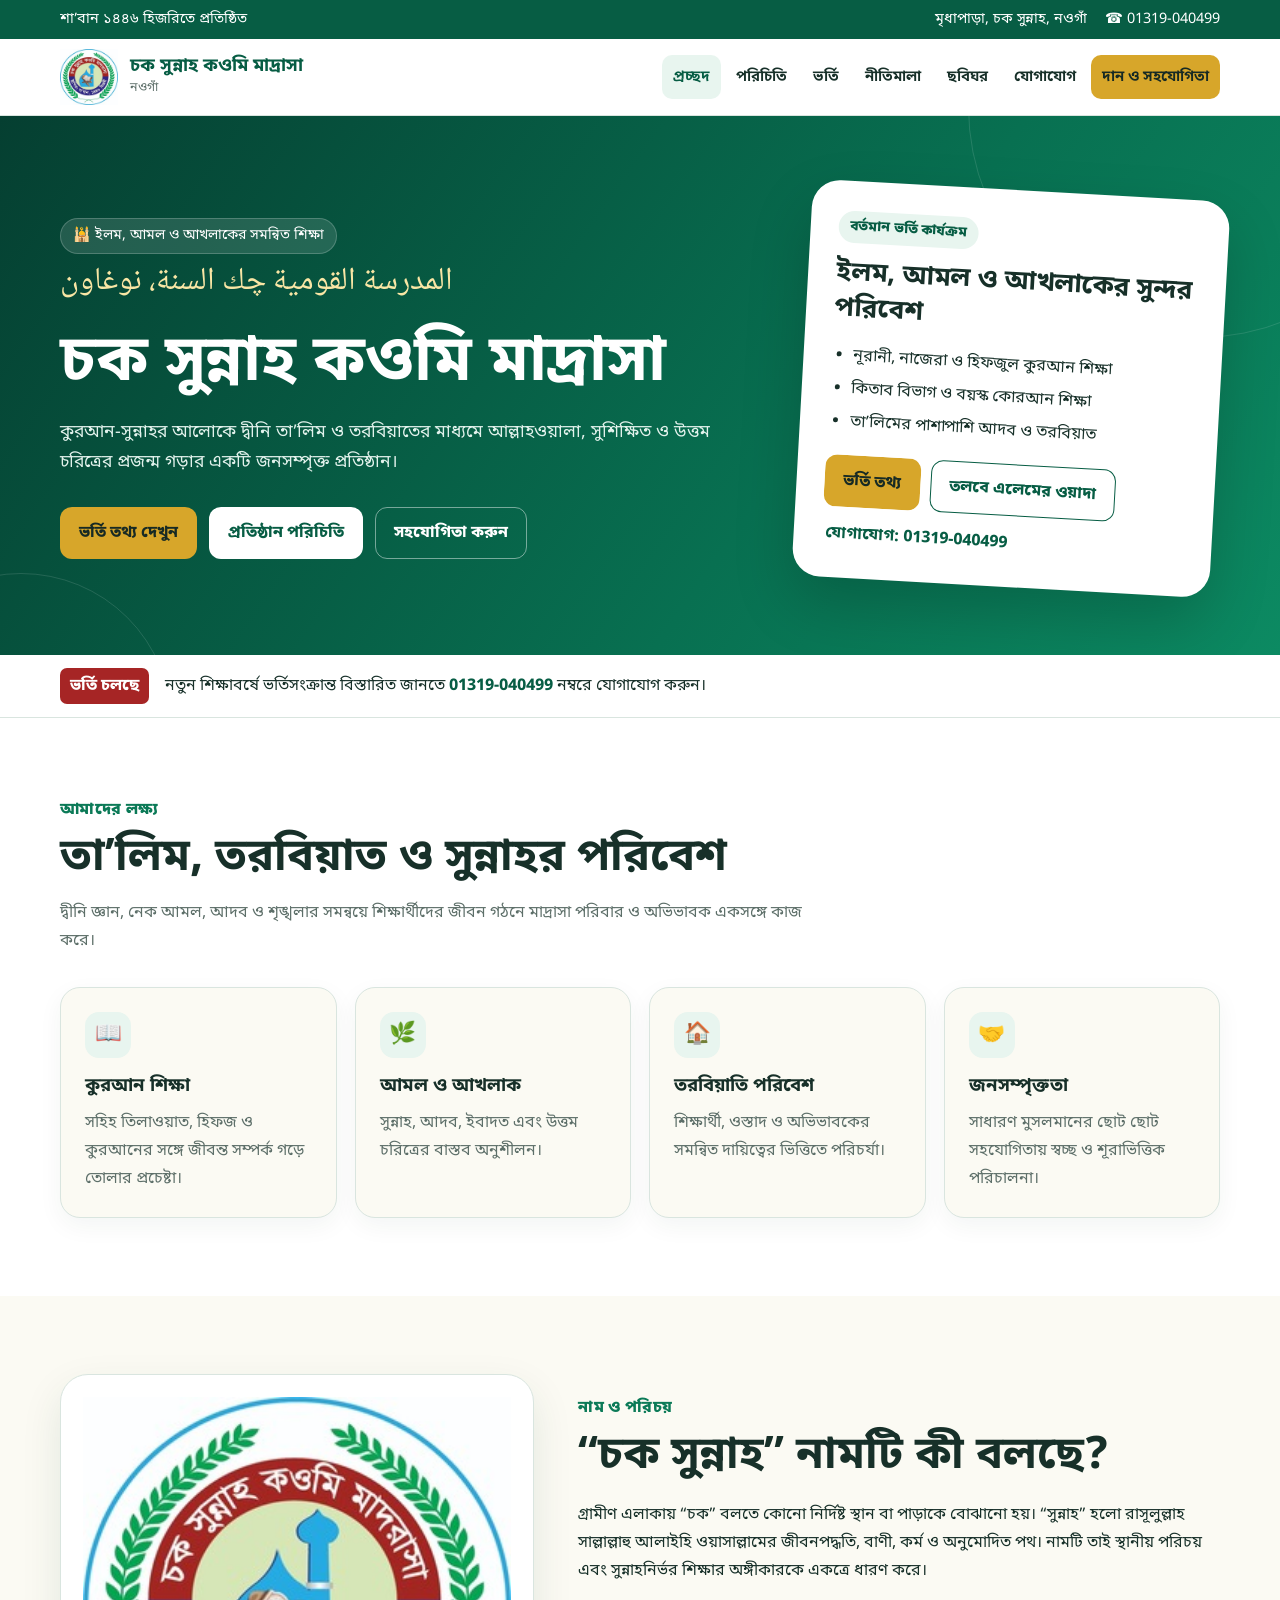
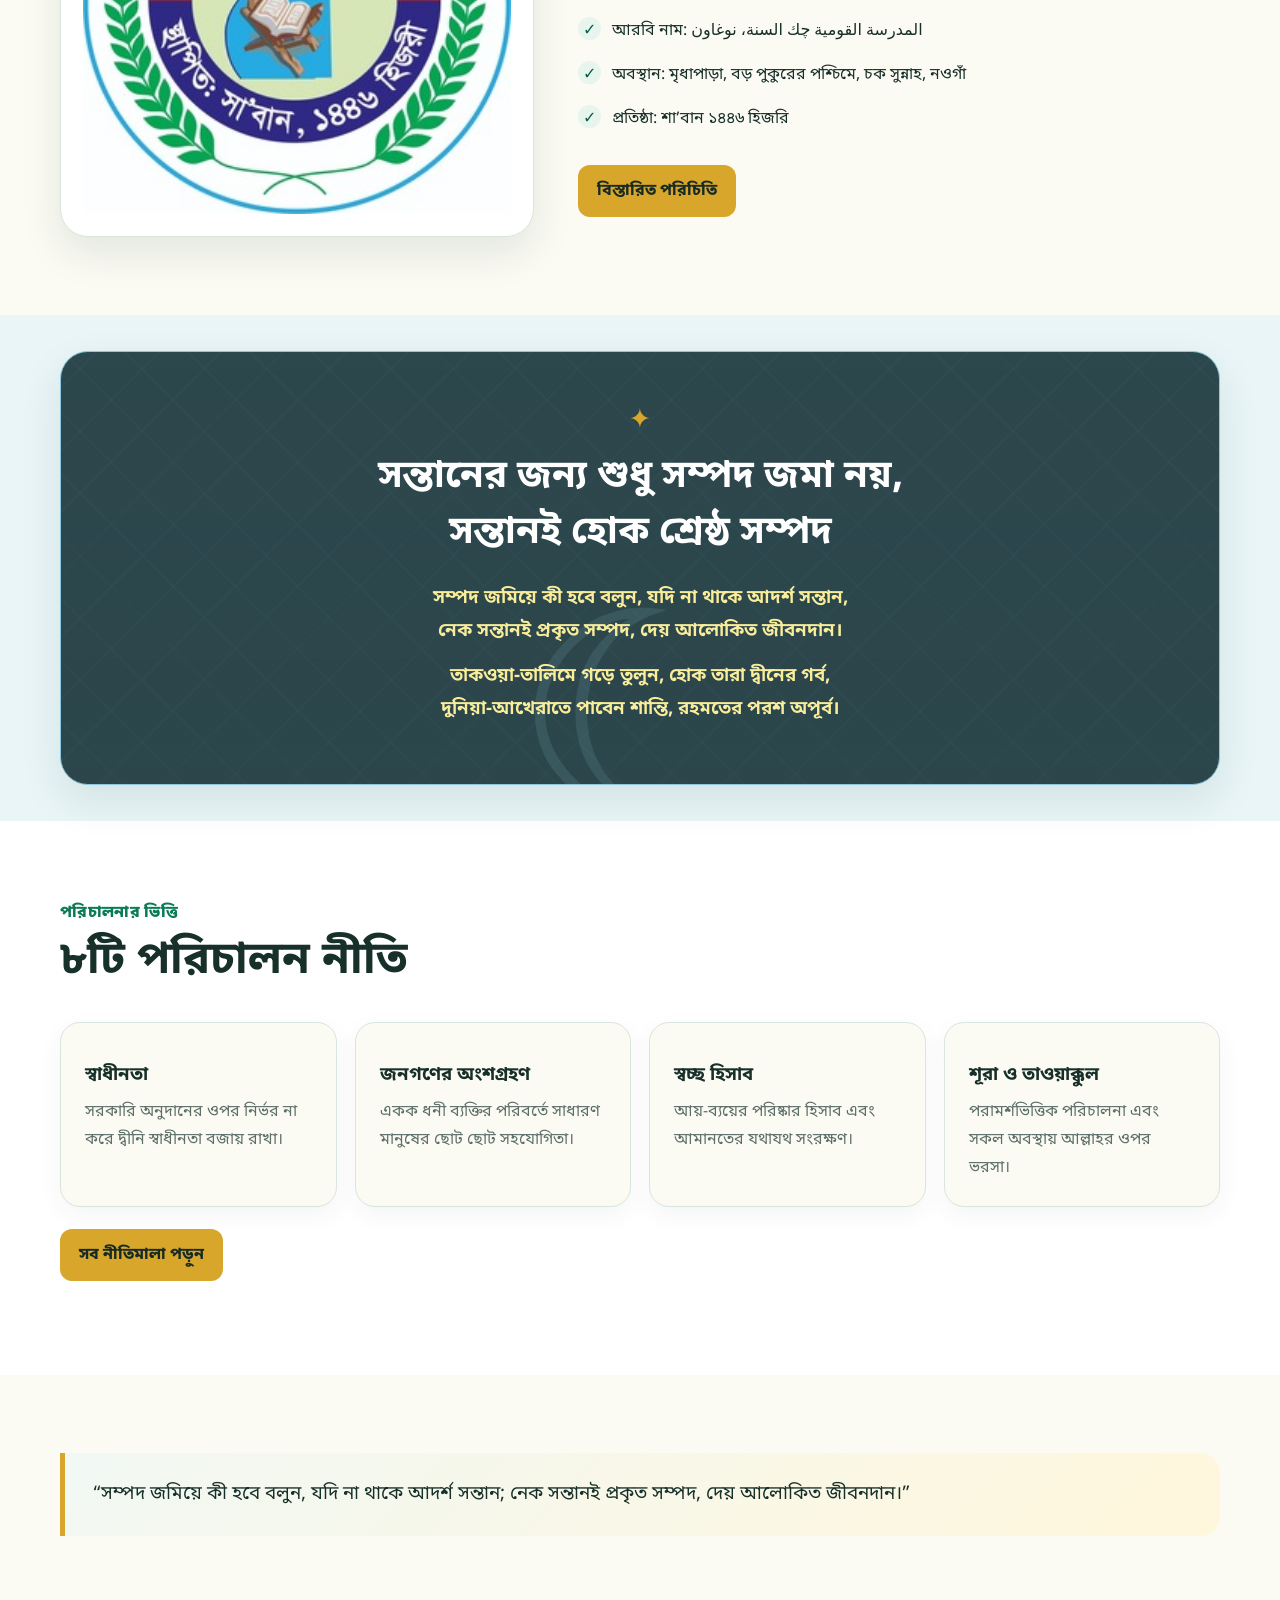
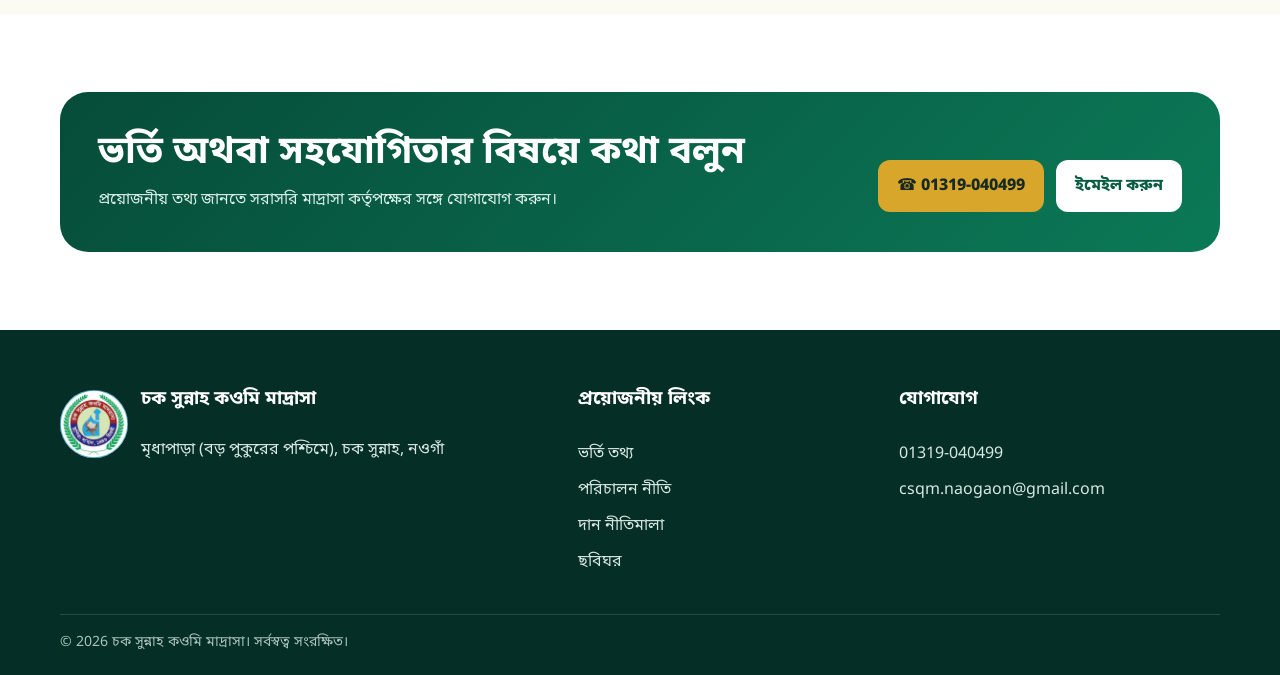
<file: index.html>
<!doctype html>
<html lang="bn">
<head>
<!-- Google tag (gtag.js) -->
<script async src="https://www.googletagmanager.com/gtag/js?id=G-9XPK92SYM2"></script>
<script>
  window.dataLayer = window.dataLayer || [];
  function gtag(){dataLayer.push(arguments);}
  gtag('js', new Date());
  gtag('config', 'G-9XPK92SYM2');
</script>
<meta charset="utf-8">
<meta name="viewport" content="width=device-width,initial-scale=1">
<title>চক সুন্নাহ কওমি মাদ্রাসা, নওগাঁ</title>
<meta name="description" content="চক সুন্নাহ কওমি মাদ্রাসা, নওগাঁ-এর অফিসিয়াল ওয়েবসাইট। ভর্তি, শিক্ষা কার্যক্রম, পরিচালন নীতি, দান ও যোগাযোগের তথ্য।">
<link rel="canonical" href="https://chaksunnah.github.io/">
<link rel="icon" href="logo-small.png">
<link rel="preconnect" href="https://fonts.googleapis.com">
<link rel="preconnect" href="https://fonts.gstatic.com" crossorigin>
<link href="https://fonts.googleapis.com/css2?family=Hind+Siliguri:wght@400;500;600;700&family=Noto+Naskh+Arabic:wght@500;700&family=Noto+Sans+Bengali:wght@400;500;600;700;800&display=swap" rel="stylesheet">
<link rel="stylesheet" href="style.css">
</head>
<body>
<a class="skip-link" href="#main">মূল অংশে যান</a>
<div class="topbar">
<div class="container">
<span>শা’বান ১৪৪৬ হিজরিতে প্রতিষ্ঠিত</span>
<div class="topbar-links">
<span>মৃধাপাড়া, চক সুন্নাহ, নওগাঁ</span>
<a href="tel:+8801319040499">☎ 01319-040499</a>
</div>
</div>
</div>
<header class="site-header">
<div class="container nav-wrap">
<a class="brand" href="index.html">
<img src="logo.png" alt="চক সুন্নাহ কওমি মাদ্রাসার লোগো">
<span>
<strong>চক সুন্নাহ কওমি মাদ্রাসা</strong>
<span>নওগাঁ</span>
</span>
</a>
<button class="menu-btn" aria-expanded="false" aria-label="মেনু খুলুন">☰ মেনু</button>
<nav class="nav" aria-label="প্রধান মেনু">
<a class="active" href="index.html">প্রচ্ছদ</a>
<a href="about.html">পরিচিতি</a>
<a href="admission.html">ভর্তি</a>
<a href="principles.html">নীতিমালা</a>
<a href="gallery.html">ছবিঘর</a>
<a href="contact.html">যোগাযোগ</a>
<a class="donate" href="donation.html">দান ও সহযোগিতা</a>
</nav>
</div>
</header>
<main id="main">
<section class="hero">
<div class="container hero-grid">
<div>
<span class="eyebrow">🕌 ইলম, আমল ও আখলাকের সমন্বিত শিক্ষা</span>
<p class="arabic" lang="ar">المدرسة القومية چك السنة، نوغاون</p>
<h1>চক সুন্নাহ কওমি মাদ্রাসা</h1>
<p class="lead">কুরআন-সুন্নাহর আলোকে দ্বীনি তা’লিম ও তরবিয়াতের মাধ্যমে আল্লাহওয়ালা, সুশিক্ষিত ও উত্তম চরিত্রের প্রজন্ম গড়ার একটি জনসম্পৃক্ত প্রতিষ্ঠান।</p>
<div class="hero-actions">
<a class="btn btn-primary" href="admission.html">ভর্তি তথ্য দেখুন</a>
<a class="btn btn-light" href="about.html">প্রতিষ্ঠান পরিচিতি</a>
<a class="btn btn-outline" href="donation.html">সহযোগিতা করুন</a>
</div>
</div>
<div class="hero-card hero-text-card">
<span class="card-badge">বর্তমান ভর্তি কার্যক্রম</span>
<h2>ইলম, আমল ও আখলাকের সুন্দর পরিবেশ</h2>
<ul><li>নূরানী, নাজেরা ও হিফজুল কুরআন শিক্ষা</li><li>কিতাব বিভাগ ও বয়স্ক কোরআন শিক্ষা</li><li>তা’লিমের পাশাপাশি আদব ও তরবিয়াত</li></ul>
<div class="card-actions"><a class="btn btn-primary" href="admission.html">ভর্তি তথ্য</a><a class="btn card-link" href="admission.html#student-promise">তলবে এলেমের ওয়াদা</a></div>
<p>যোগাযোগ: <a href="tel:+8801319040499">01319-040499</a></p>
</div>
</div>
</section>
<div class="notice-strip">
<div class="container notice-inner">
<span class="notice-label">ভর্তি চলছে</span>
<span>নতুন শিক্ষাবর্ষে ভর্তিসংক্রান্ত বিস্তারিত জানতে <a href="tel:+8801319040499">01319-040499</a> নম্বরে যোগাযোগ করুন।</span>
</div>
</div>
<section class="section alt">
<div class="container">
<div class="section-head">
<span class="kicker">আমাদের লক্ষ্য</span>
<h2>তা’লিম, তরবিয়াত ও সুন্নাহর পরিবেশ</h2>
<p>দ্বীনি জ্ঞান, নেক আমল, আদব ও শৃঙ্খলার সমন্বয়ে শিক্ষার্থীদের জীবন গঠনে মাদ্রাসা পরিবার ও অভিভাবক একসঙ্গে কাজ করে।</p>
</div>
<div class="grid-4">
<article class="card">
<span class="icon">📖</span>
<h3>কুরআন শিক্ষা</h3>
<p>সহিহ তিলাওয়াত, হিফজ ও কুরআনের সঙ্গে জীবন্ত সম্পর্ক গড়ে তোলার প্রচেষ্টা।</p>
</article>
<article class="card">
<span class="icon">🌿</span>
<h3>আমল ও আখলাক</h3>
<p>সুন্নাহ, আদব, ইবাদত এবং উত্তম চরিত্রের বাস্তব অনুশীলন।</p>
</article>
<article class="card">
<span class="icon">🏠</span>
<h3>তরবিয়াতি পরিবেশ</h3>
<p>শিক্ষার্থী, ওস্তাদ ও অভিভাবকের সমন্বিত দায়িত্বের ভিত্তিতে পরিচর্যা।</p>
</article>
<article class="card">
<span class="icon">🤝</span>
<h3>জনসম্পৃক্ততা</h3>
<p>সাধারণ মুসলমানের ছোট ছোট সহযোগিতায় স্বচ্ছ ও শূরাভিত্তিক পরিচালনা।</p>
</article>
</div>
</div>
</section>
<section class="section">
<div class="container feature-grid">
<div class="feature-image">
<img src="logo.png" alt="চক সুন্নাহ কওমি মাদ্রাসার প্রতীক">
</div>
<div>
<span class="kicker">নাম ও পরিচয়</span>
<h2>“চক সুন্নাহ” নামটি কী বলছে?</h2>
<p>গ্রামীণ এলাকায় “চক” বলতে কোনো নির্দিষ্ট স্থান বা পাড়াকে বোঝানো হয়। “সুন্নাহ” হলো রাসূলুল্লাহ সাল্লাল্লাহু আলাইহি ওয়াসাল্লামের জীবনপদ্ধতি, বাণী, কর্ম ও অনুমোদিত পথ। নামটি তাই স্থানীয় পরিচয় এবং সুন্নাহনির্ভর শিক্ষার অঙ্গীকারকে একত্রে ধারণ করে।</p>
<ul class="check-list">
<li>আরবি নাম: المدرسة القومية چك السنة، نوغاون</li>
<li>অবস্থান: মৃধাপাড়া, বড় পুকুরের পশ্চিমে, চক সুন্নাহ, নওগাঁ</li>
<li>প্রতিষ্ঠা: শা’বান ১৪৪৬ হিজরি</li>
</ul>
<a class="btn btn-primary" href="about.html">বিস্তারিত পরিচিতি</a>
</div>
</div>
</section>
<section class="section message-section">
<div class="container">
<div class="legacy-message-card">
<span class="message-ornament" aria-hidden="true">✦</span>
<h2>সন্তানের জন্য শুধু সম্পদ জমা নয়,<br>সন্তানই হোক শ্রেষ্ঠ সম্পদ</h2>
<div class="message-poem">
<p>সম্পদ জমিয়ে কী হবে বলুন, যদি না থাকে আদর্শ সন্তান,<br>নেক সন্তানই প্রকৃত সম্পদ, দেয় আলোকিত জীবনদান।</p>
<p>তাকওয়া-তালিমে গড়ে তুলুন, হোক তারা দ্বীনের গর্ব,<br>দুনিয়া-আখেরাতে পাবেন শান্তি, রহমতের পরশ অপূর্ব।</p>
</div>
</div>
</div>
</section>
<section class="section alt">
<div class="container">
<div class="section-head">
<span class="kicker">পরিচালনার ভিত্তি</span>
<h2>৮টি পরিচালন নীতি</h2>
</div>
<div class="grid-4">
<article class="card">
<h3>স্বাধীনতা</h3>
<p>সরকারি অনুদানের ওপর নির্ভর না করে দ্বীনি স্বাধীনতা বজায় রাখা।</p>
</article>
<article class="card">
<h3>জনগণের অংশগ্রহণ</h3>
<p>একক ধনী ব্যক্তির পরিবর্তে সাধারণ মানুষের ছোট ছোট সহযোগিতা।</p>
</article>
<article class="card">
<h3>স্বচ্ছ হিসাব</h3>
<p>আয়-ব্যয়ের পরিষ্কার হিসাব এবং আমানতের যথাযথ সংরক্ষণ।</p>
</article>
<article class="card">
<h3>শূরা ও তাওয়াক্কুল</h3>
<p>পরামর্শভিত্তিক পরিচালনা এবং সকল অবস্থায় আল্লাহর ওপর ভরসা।</p>
</article>
</div>
<p style="margin-top:22px">
<a class="btn btn-primary" href="principles.html">সব নীতিমালা পড়ুন</a>
</p>
</div>
</section>
<section class="section">
<div class="container">
<div class="quote">“সম্পদ জমিয়ে কী হবে বলুন, যদি না থাকে আদর্শ সন্তান; নেক সন্তানই প্রকৃত সম্পদ, দেয় আলোকিত জীবনদান।”</div>
</div>
</section>
<section class="section alt">
<div class="container">
<div class="cta">
<div>
<h2>ভর্তি অথবা সহযোগিতার বিষয়ে কথা বলুন</h2>
<p>প্রয়োজনীয় তথ্য জানতে সরাসরি মাদ্রাসা কর্তৃপক্ষের সঙ্গে যোগাযোগ করুন।</p>
</div>
<div class="hero-actions">
<a class="btn btn-primary" href="tel:+8801319040499">☎ 01319-040499</a>
<a class="btn btn-light" href="mailto:csqm.naogaon@gmail.com">ইমেইল করুন</a>
</div>
</div>
</div>
</section>
</main>
<footer class="footer">
<div class="container">
<div class="footer-grid">
<div>
<div class="footer-brand">
<img src="logo.png" alt="">
<div>
<h3>চক সুন্নাহ কওমি মাদ্রাসা</h3>
<span>মৃধাপাড়া (বড় পুকুরের পশ্চিমে), চক সুন্নাহ, নওগাঁ</span>
</div>
</div>
</div>
<div>
<h3>প্রয়োজনীয় লিংক</h3>
<a href="admission.html">ভর্তি তথ্য</a>
<a href="principles.html">পরিচালন নীতি</a>
<a href="donation.html">দান নীতিমালা</a>
<a href="gallery.html">ছবিঘর</a>
</div>
<div>
<h3>যোগাযোগ</h3>
<a href="tel:+8801319040499">01319-040499</a>
<a href="mailto:csqm.naogaon@gmail.com">csqm.naogaon@gmail.com</a>
</div>
</div>
<div class="copyright">© <span id="year">
</span> চক সুন্নাহ কওমি মাদ্রাসা। সর্বস্বত্ব সংরক্ষিত।</div>
</div>
</footer>
<script src="main.js">
</script>
</body>
</html>
</file>
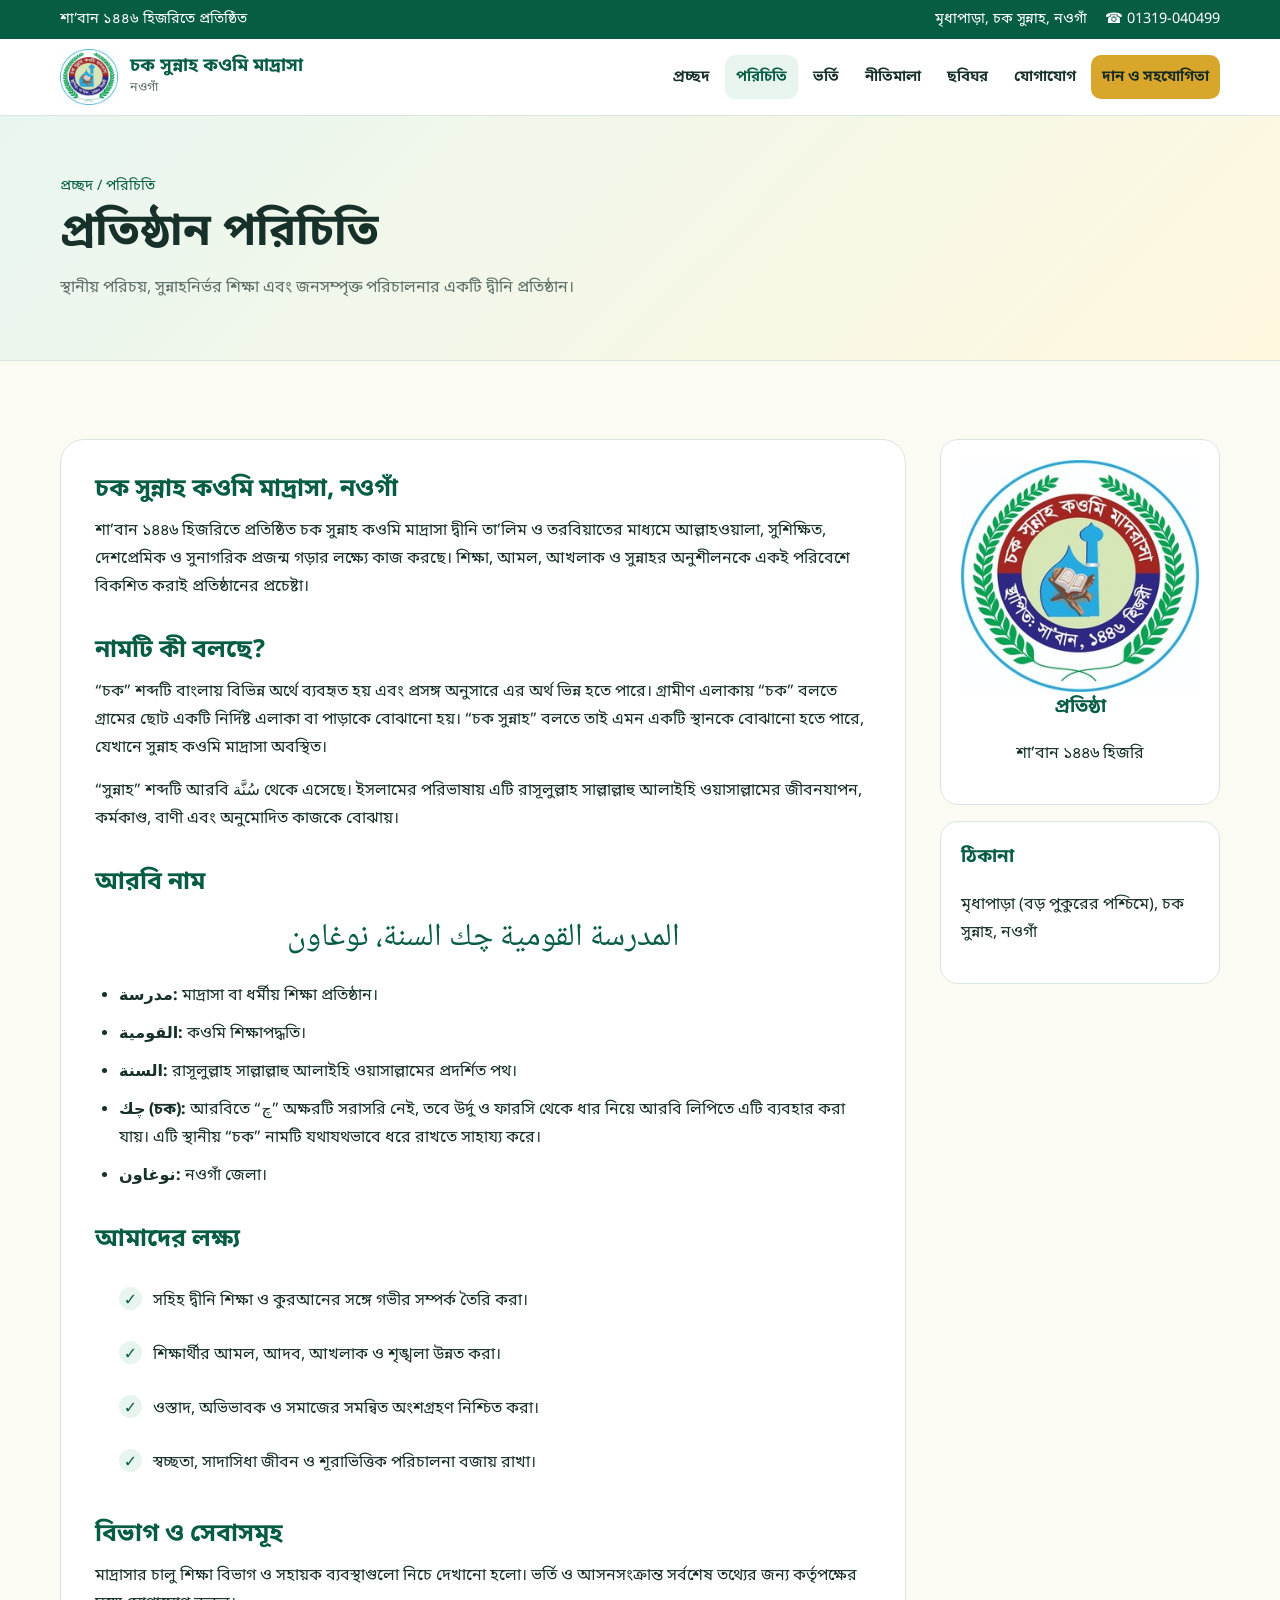
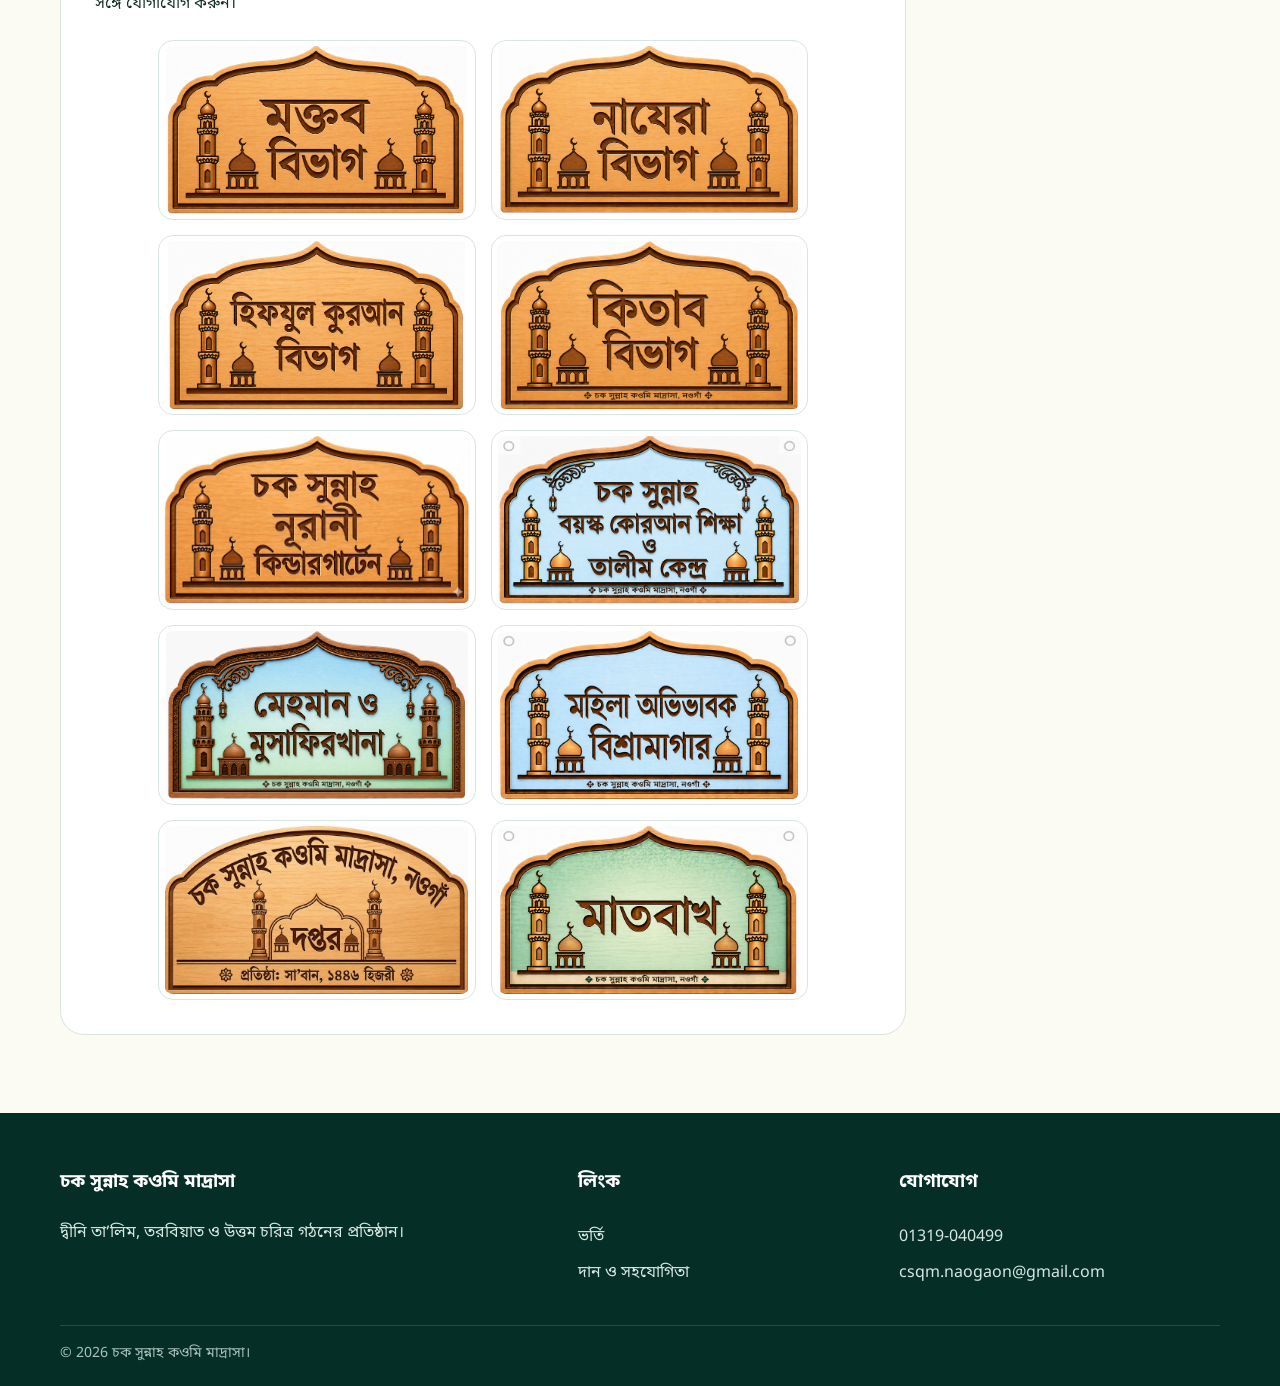
<file: about.html>
<!doctype html>
<html lang="bn">
<head>
<!-- Google tag (gtag.js) -->
<script async src="https://www.googletagmanager.com/gtag/js?id=G-9XPK92SYM2"></script>
<script>
  window.dataLayer = window.dataLayer || [];
  function gtag(){dataLayer.push(arguments);}
  gtag('js', new Date());
  gtag('config', 'G-9XPK92SYM2');
</script>
<meta charset="utf-8">
<meta name="viewport" content="width=device-width,initial-scale=1">
<title>প্রতিষ্ঠান পরিচিতি | চক সুন্নাহ কওমি মাদ্রাসা</title>
<meta name="description" content="চক সুন্নাহ কওমি মাদ্রাসার পরিচিতি, নামের অর্থ, লক্ষ্য ও বৈশিষ্ট্য।">
<link rel="icon" href="logo-small.png">
<link rel="preconnect" href="https://fonts.googleapis.com">
<link rel="preconnect" href="https://fonts.gstatic.com" crossorigin>
<link href="https://fonts.googleapis.com/css2?family=Hind+Siliguri:wght@400;500;600;700&family=Noto+Naskh+Arabic:wght@500;700&family=Noto+Sans+Bengali:wght@400;500;600;700;800&display=swap" rel="stylesheet">
<link rel="stylesheet" href="style.css">
</head>
<body>
<div class="topbar">
<div class="container">
<span>শা’বান ১৪৪৬ হিজরিতে প্রতিষ্ঠিত</span>
<div class="topbar-links">
<span>মৃধাপাড়া, চক সুন্নাহ, নওগাঁ</span>
<a href="tel:+8801319040499">☎ 01319-040499</a>
</div>
</div>
</div>
<header class="site-header">
<div class="container nav-wrap">
<a class="brand" href="index.html">
<img src="logo.png" alt="মাদ্রাসার লোগো">
<span>
<strong>চক সুন্নাহ কওমি মাদ্রাসা</strong>
<span>নওগাঁ</span>
</span>
</a>
<button class="menu-btn" aria-expanded="false">☰ মেনু</button>
<nav class="nav">
<a href="index.html">প্রচ্ছদ</a>
<a class="active" href="about.html">পরিচিতি</a>
<a href="admission.html">ভর্তি</a>
<a href="principles.html">নীতিমালা</a>
<a href="gallery.html">ছবিঘর</a>
<a href="contact.html">যোগাযোগ</a>
<a class="donate" href="donation.html">দান ও সহযোগিতা</a>
</nav>
</div>
</header>
<main>
<section class="page-hero">
<div class="container">
<div class="breadcrumbs">
<a href="index.html">প্রচ্ছদ</a> / পরিচিতি</div>
<h1>প্রতিষ্ঠান পরিচিতি</h1>
<p>স্থানীয় পরিচয়, সুন্নাহনির্ভর শিক্ষা এবং জনসম্পৃক্ত পরিচালনার একটি দ্বীনি প্রতিষ্ঠান।</p>
</div>
</section>
<section class="section">
<div class="container content-wrap">
<article class="article">
<h2>চক সুন্নাহ কওমি মাদ্রাসা, নওগাঁ</h2>
<p>শা’বান ১৪৪৬ হিজরিতে প্রতিষ্ঠিত চক সুন্নাহ কওমি মাদ্রাসা দ্বীনি তা’লিম ও তরবিয়াতের মাধ্যমে আল্লাহওয়ালা, সুশিক্ষিত, দেশপ্রেমিক ও সুনাগরিক প্রজন্ম গড়ার লক্ষ্যে কাজ করছে। শিক্ষা, আমল, আখলাক ও সুন্নাহর অনুশীলনকে একই পরিবেশে বিকশিত করাই প্রতিষ্ঠানের প্রচেষ্টা।</p>
<h2>নামটি কী বলছে?</h2>
<p>“চক” শব্দটি বাংলায় বিভিন্ন অর্থে ব্যবহৃত হয় এবং প্রসঙ্গ অনুসারে এর অর্থ ভিন্ন হতে পারে। গ্রামীণ এলাকায় “চক” বলতে গ্রামের ছোট একটি নির্দিষ্ট এলাকা বা পাড়াকে বোঝানো হয়। “চক সুন্নাহ” বলতে তাই এমন একটি স্থানকে বোঝানো হতে পারে, যেখানে সুন্নাহ কওমি মাদ্রাসা অবস্থিত।</p>
<p>“সুন্নাহ” শব্দটি আরবি <span lang="ar">سُنَّة</span> থেকে এসেছে। ইসলামের পরিভাষায় এটি রাসূলুল্লাহ সাল্লাল্লাহু আলাইহি ওয়াসাল্লামের জীবনযাপন, কর্মকাণ্ড, বাণী এবং অনুমোদিত কাজকে বোঝায়।</p>
<h2>আরবি নাম</h2>
<p class="arabic" style="text-align:center;color:var(--green)" lang="ar">المدرسة القومية چك السنة، نوغاون</p>
<ul>
<li>
<strong>مدرسة:</strong> মাদ্রাসা বা ধর্মীয় শিক্ষা প্রতিষ্ঠান।</li>
<li>
<strong>القومية:</strong> কওমি শিক্ষাপদ্ধতি।</li>
<li>
<strong>السنة:</strong> রাসূলুল্লাহ সাল্লাল্লাহু আলাইহি ওয়াসাল্লামের প্রদর্শিত পথ।</li>
<li>
<strong>چك (চক):</strong> আরবিতে “چ” অক্ষরটি সরাসরি নেই, তবে উর্দু ও ফারসি থেকে ধার নিয়ে আরবি লিপিতে এটি ব্যবহার করা যায়। এটি স্থানীয় “চক” নামটি যথাযথভাবে ধরে রাখতে সাহায্য করে।</li>
<li>
<strong>نوغاون:</strong> নওগাঁ জেলা।</li>
</ul>
<h2>আমাদের লক্ষ্য</h2>
<ul class="check-list">
<li>সহিহ দ্বীনি শিক্ষা ও কুরআনের সঙ্গে গভীর সম্পর্ক তৈরি করা।</li>
<li>শিক্ষার্থীর আমল, আদব, আখলাক ও শৃঙ্খলা উন্নত করা।</li>
<li>ওস্তাদ, অভিভাবক ও সমাজের সমন্বিত অংশগ্রহণ নিশ্চিত করা।</li>
<li>স্বচ্ছতা, সাদাসিধা জীবন ও শূরাভিত্তিক পরিচালনা বজায় রাখা।</li>
</ul>
<h2>বিভাগ ও সেবাসমূহ</h2>
<p>মাদ্রাসার চালু শিক্ষা বিভাগ ও সহায়ক ব্যবস্থাগুলো নিচে দেখানো হলো। ভর্তি ও আসনসংক্রান্ত সর্বশেষ তথ্যের জন্য কর্তৃপক্ষের সঙ্গে যোগাযোগ করুন।</p>
<div class="department-grid">
<img src="department-maktab.png" alt="মক্তব বিভাগ">
<img src="department-nazera.png" alt="নাজেরা বিভাগ">
<img src="department-hifz.png" alt="হিফজুল কুরআন বিভাগ">
<img src="department-kitab.png" alt="কিতাব বিভাগ">
<img src="department-noorani.png" alt="চক সুন্নাহ নূরানী কিন্ডারগার্টেন">
<img src="department-adult-quran.png" alt="বয়স্ক কোরআন শিক্ষা তালিম কেন্দ্র">
<img src="department-guesthouse.png" alt="মেহমান ও মুসাফিরখানা">
<img src="department-women-guardian.png" alt="মহিলা অভিভাবক বিশ্রামাগার">
<img src="department-office.png" alt="দপ্তর">
<img src="department-kitchen.png" alt="মাতবাখ">
</div>
</article>
<aside class="sidebar">
<div class="side-card">
<img src="logo.png" alt="মাদ্রাসার প্রতীক">
<h3 style="text-align:center">প্রতিষ্ঠা</h3>
<p style="text-align:center">শা’বান ১৪৪৬ হিজরি</p>
</div>
<div class="side-card">
<h3>ঠিকানা</h3>
<p>মৃধাপাড়া (বড় পুকুরের পশ্চিমে), চক সুন্নাহ, নওগাঁ</p>
</div>
</aside>
</div>
</section>
</main>
<footer class="footer">
<div class="container">
<div class="footer-grid">
<div>
<h3>চক সুন্নাহ কওমি মাদ্রাসা</h3>
<p>দ্বীনি তা’লিম, তরবিয়াত ও উত্তম চরিত্র গঠনের প্রতিষ্ঠান।</p>
</div>
<div>
<h3>লিংক</h3>
<a href="admission.html">ভর্তি</a>
<a href="donation.html">দান ও সহযোগিতা</a>
</div>
<div>
<h3>যোগাযোগ</h3>
<a href="tel:+8801319040499">01319-040499</a>
<a href="mailto:csqm.naogaon@gmail.com">csqm.naogaon@gmail.com</a>
</div>
</div>
<div class="copyright">© <span id="year">
</span> চক সুন্নাহ কওমি মাদ্রাসা।</div>
</div>
</footer>
<script src="main.js">
</script>
</body>
</html>
</file>
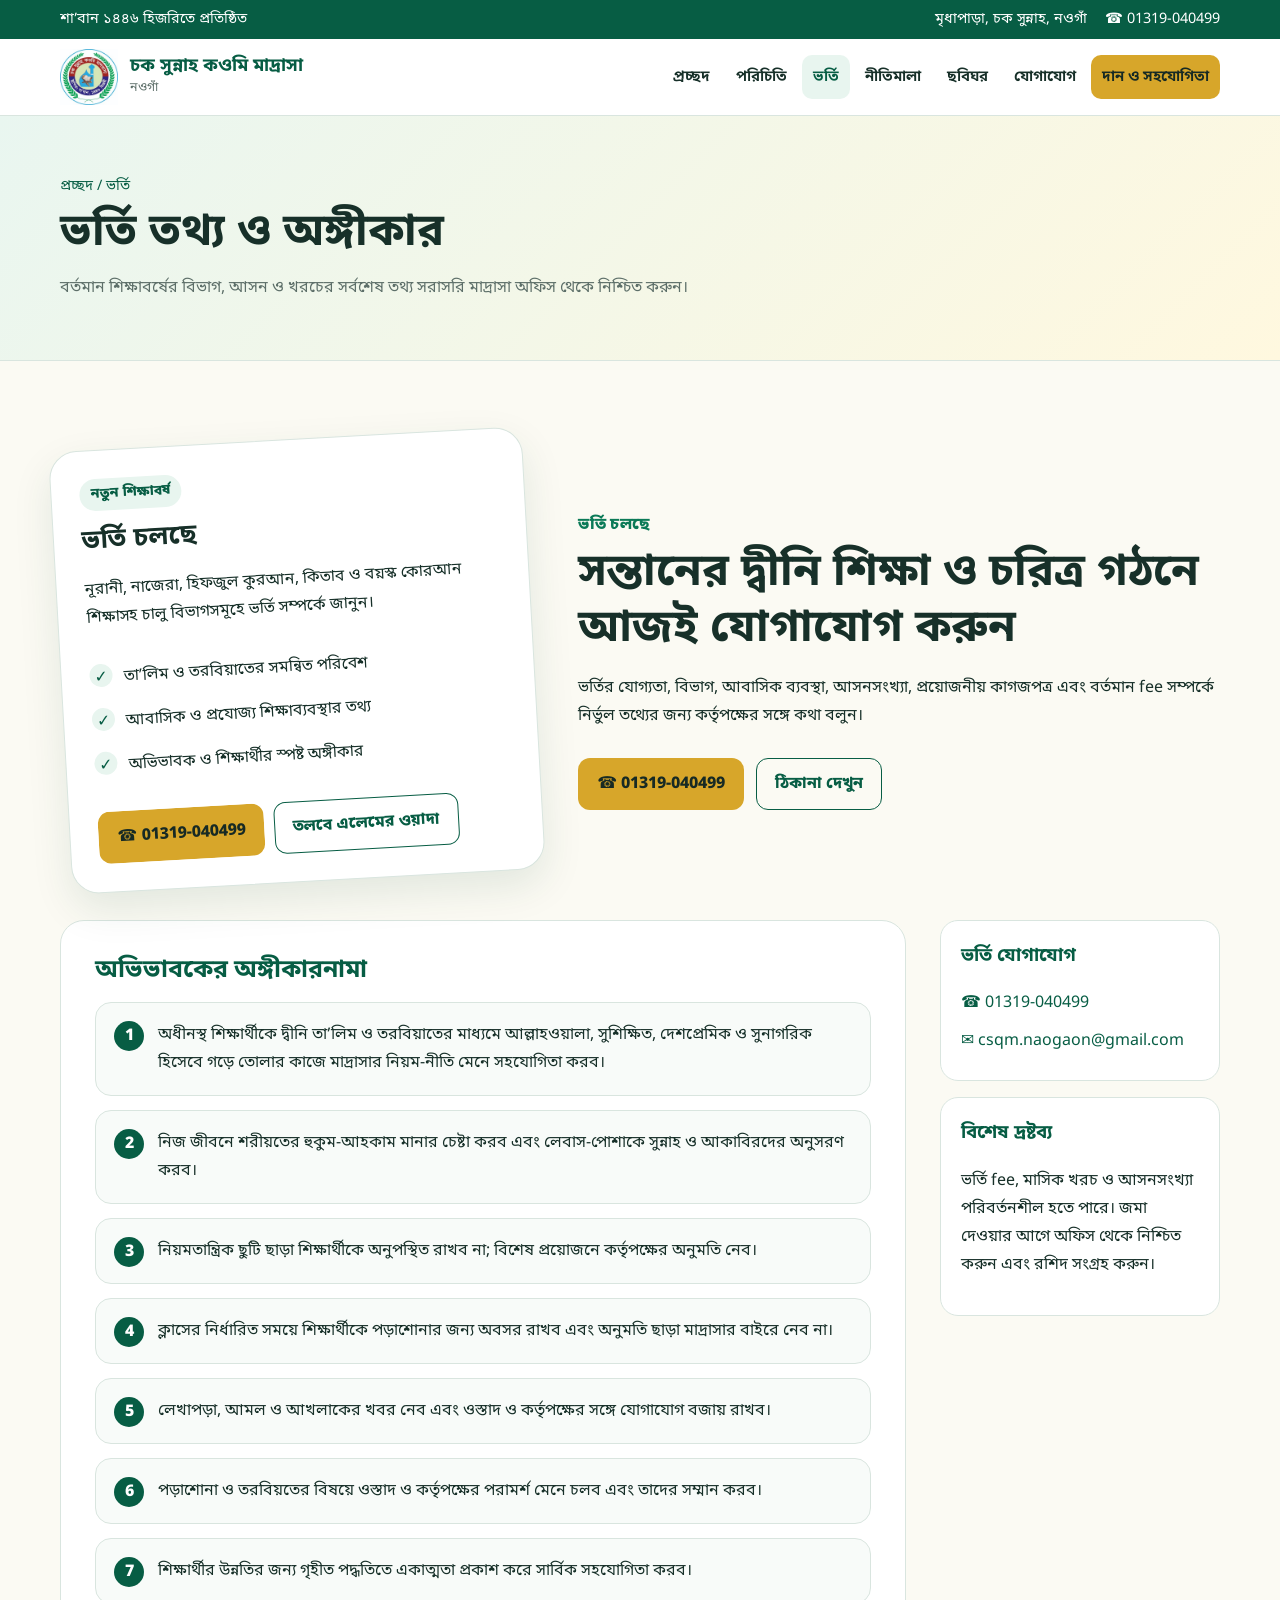
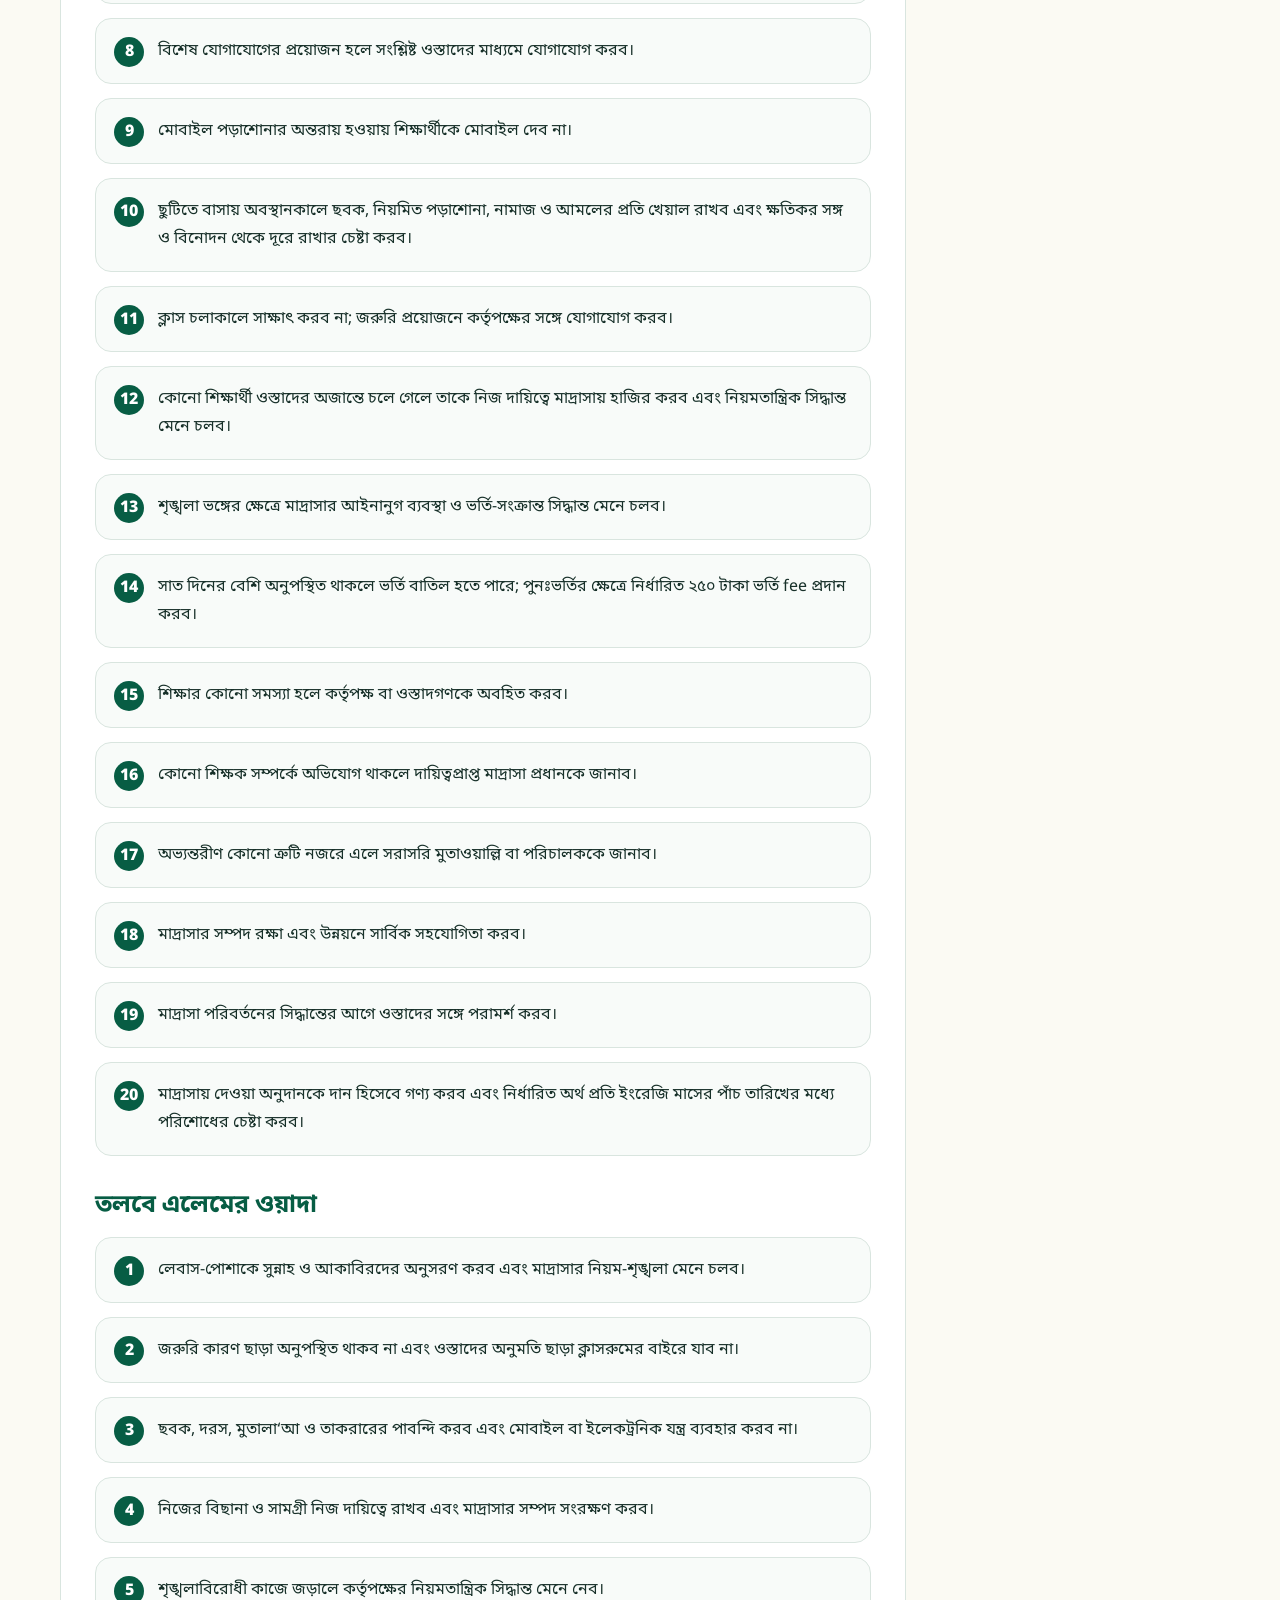
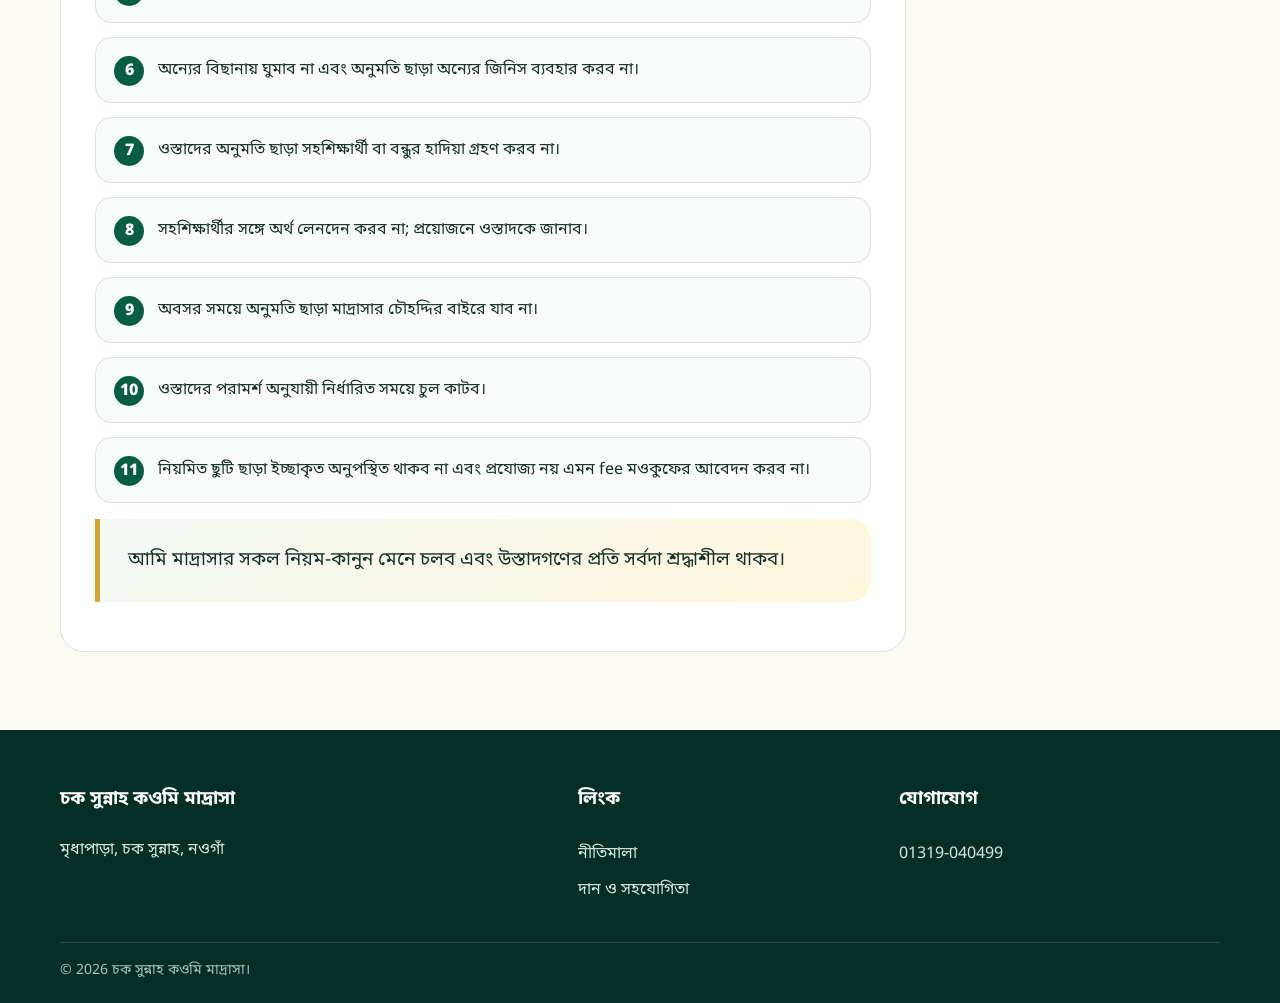
<file: admission.html>
<!doctype html>
<html lang="bn">
<head>
<!-- Google tag (gtag.js) -->
<script async src="https://www.googletagmanager.com/gtag/js?id=G-9XPK92SYM2"></script>
<script>
  window.dataLayer = window.dataLayer || [];
  function gtag(){dataLayer.push(arguments);}
  gtag('js', new Date());
  gtag('config', 'G-9XPK92SYM2');
</script>
<meta charset="utf-8">
<meta name="viewport" content="width=device-width,initial-scale=1">
<title>ভর্তি তথ্য | চক সুন্নাহ কওমি মাদ্রাসা</title>
<meta name="description" content="চক সুন্নাহ কওমি মাদ্রাসার ভর্তি তথ্য, অভিভাবকের অঙ্গীকার ও তলবে এলেমের ওয়াদা।">
<link rel="icon" href="logo-small.png">
<link rel="preconnect" href="https://fonts.googleapis.com">
<link rel="preconnect" href="https://fonts.gstatic.com" crossorigin>
<link href="https://fonts.googleapis.com/css2?family=Hind+Siliguri:wght@400;500;600;700&family=Noto+Sans+Bengali:wght@400;500;600;700;800&display=swap" rel="stylesheet">
<link rel="stylesheet" href="style.css">
</head>
<body>
<div class="topbar">
<div class="container">
<span>শা’বান ১৪৪৬ হিজরিতে প্রতিষ্ঠিত</span>
<div class="topbar-links">
<span>মৃধাপাড়া, চক সুন্নাহ, নওগাঁ</span>
<a href="tel:+8801319040499">☎ 01319-040499</a>
</div>
</div>
</div>
<header class="site-header">
<div class="container nav-wrap">
<a class="brand" href="index.html">
<img src="logo.png" alt="মাদ্রাসার লোগো">
<span>
<strong>চক সুন্নাহ কওমি মাদ্রাসা</strong>
<span>নওগাঁ</span>
</span>
</a>
<button class="menu-btn" aria-expanded="false">☰ মেনু</button>
<nav class="nav">
<a href="index.html">প্রচ্ছদ</a>
<a href="about.html">পরিচিতি</a>
<a class="active" href="admission.html">ভর্তি</a>
<a href="principles.html">নীতিমালা</a>
<a href="gallery.html">ছবিঘর</a>
<a href="contact.html">যোগাযোগ</a>
<a class="donate" href="donation.html">দান ও সহযোগিতা</a>
</nav>
</div>
</header>
<main>
<section class="page-hero">
<div class="container">
<div class="breadcrumbs">
<a href="index.html">প্রচ্ছদ</a> / ভর্তি</div>
<h1>ভর্তি তথ্য ও অঙ্গীকার</h1>
<p>বর্তমান শিক্ষাবর্ষের বিভাগ, আসন ও খরচের সর্বশেষ তথ্য সরাসরি মাদ্রাসা অফিস থেকে নিশ্চিত করুন।</p>
</div>
</section>
<section class="section">
<div class="container feature-grid" style="margin-bottom:38px">
<div class="admission-info-card">
<span class="card-badge">নতুন শিক্ষাবর্ষ</span>
<h2>ভর্তি চলছে</h2>
<p>নূরানী, নাজেরা, হিফজুল কুরআন, কিতাব ও বয়স্ক কোরআন শিক্ষাসহ চালু বিভাগসমূহে ভর্তি সম্পর্কে জানুন।</p>
<ul class="check-list"><li>তা’লিম ও তরবিয়াতের সমন্বিত পরিবেশ</li><li>আবাসিক ও প্রযোজ্য শিক্ষাব্যবস্থার তথ্য</li><li>অভিভাবক ও শিক্ষার্থীর স্পষ্ট অঙ্গীকার</li></ul>
<div class="card-actions"><a class="btn btn-primary" href="tel:+8801319040499">☎ 01319-040499</a><a class="btn card-link" href="#student-promise">তলবে এলেমের ওয়াদা</a></div>
</div>
<div>
<span class="kicker">ভর্তি চলছে</span>
<h2>সন্তানের দ্বীনি শিক্ষা ও চরিত্র গঠনে আজই যোগাযোগ করুন</h2>
<p>ভর্তির যোগ্যতা, বিভাগ, আবাসিক ব্যবস্থা, আসনসংখ্যা, প্রয়োজনীয় কাগজপত্র এবং বর্তমান fee সম্পর্কে নির্ভুল তথ্যের জন্য কর্তৃপক্ষের সঙ্গে কথা বলুন।</p>
<div class="hero-actions">
<a class="btn btn-primary" href="tel:+8801319040499">☎ 01319-040499</a>
<a class="btn" style="border-color:var(--green);color:var(--green)" href="contact.html">ঠিকানা দেখুন</a>
</div>
</div>
</div>
<div class="container content-wrap">
<article class="article">
<h2>অভিভাবকের অঙ্গীকারনামা</h2>
<ol class="policy-list">
<li>অধীনস্থ শিক্ষার্থীকে দ্বীনি তা’লিম ও তরবিয়াতের মাধ্যমে আল্লাহওয়ালা, সুশিক্ষিত, দেশপ্রেমিক ও সুনাগরিক হিসেবে গড়ে তোলার কাজে মাদ্রাসার নিয়ম-নীতি মেনে সহযোগিতা করব।</li>
<li>নিজ জীবনে শরীয়তের হুকুম-আহকাম মানার চেষ্টা করব এবং লেবাস-পোশাকে সুন্নাহ ও আকাবিরদের অনুসরণ করব।</li>
<li>নিয়মতান্ত্রিক ছুটি ছাড়া শিক্ষার্থীকে অনুপস্থিত রাখব না; বিশেষ প্রয়োজনে কর্তৃপক্ষের অনুমতি নেব।</li>
<li>ক্লাসের নির্ধারিত সময়ে শিক্ষার্থীকে পড়াশোনার জন্য অবসর রাখব এবং অনুমতি ছাড়া মাদ্রাসার বাইরে নেব না।</li>
<li>লেখাপড়া, আমল ও আখলাকের খবর নেব এবং ওস্তাদ ও কর্তৃপক্ষের সঙ্গে যোগাযোগ বজায় রাখব।</li>
<li>পড়াশোনা ও তরবিয়তের বিষয়ে ওস্তাদ ও কর্তৃপক্ষের পরামর্শ মেনে চলব এবং তাদের সম্মান করব।</li>
<li>শিক্ষার্থীর উন্নতির জন্য গৃহীত পদ্ধতিতে একাত্মতা প্রকাশ করে সার্বিক সহযোগিতা করব।</li>
<li>বিশেষ যোগাযোগের প্রয়োজন হলে সংশ্লিষ্ট ওস্তাদের মাধ্যমে যোগাযোগ করব।</li>
<li>মোবাইল পড়াশোনার অন্তরায় হওয়ায় শিক্ষার্থীকে মোবাইল দেব না।</li>
<li>ছুটিতে বাসায় অবস্থানকালে ছবক, নিয়মিত পড়াশোনা, নামাজ ও আমলের প্রতি খেয়াল রাখব এবং ক্ষতিকর সঙ্গ ও বিনোদন থেকে দূরে রাখার চেষ্টা করব।</li>
<li>ক্লাস চলাকালে সাক্ষাৎ করব না; জরুরি প্রয়োজনে কর্তৃপক্ষের সঙ্গে যোগাযোগ করব।</li>
<li>কোনো শিক্ষার্থী ওস্তাদের অজান্তে চলে গেলে তাকে নিজ দায়িত্বে মাদ্রাসায় হাজির করব এবং নিয়মতান্ত্রিক সিদ্ধান্ত মেনে চলব।</li>
<li>শৃঙ্খলা ভঙ্গের ক্ষেত্রে মাদ্রাসার আইনানুগ ব্যবস্থা ও ভর্তি-সংক্রান্ত সিদ্ধান্ত মেনে চলব।</li>
<li>সাত দিনের বেশি অনুপস্থিত থাকলে ভর্তি বাতিল হতে পারে; পুনঃভর্তির ক্ষেত্রে নির্ধারিত ২৫০ টাকা ভর্তি fee প্রদান করব।</li>
<li>শিক্ষার কোনো সমস্যা হলে কর্তৃপক্ষ বা ওস্তাদগণকে অবহিত করব।</li>
<li>কোনো শিক্ষক সম্পর্কে অভিযোগ থাকলে দায়িত্বপ্রাপ্ত মাদ্রাসা প্রধানকে জানাব।</li>
<li>অভ্যন্তরীণ কোনো ত্রুটি নজরে এলে সরাসরি মুতাওয়াল্লি বা পরিচালককে জানাব।</li>
<li>মাদ্রাসার সম্পদ রক্ষা এবং উন্নয়নে সার্বিক সহযোগিতা করব।</li>
<li>মাদ্রাসা পরিবর্তনের সিদ্ধান্তের আগে ওস্তাদের সঙ্গে পরামর্শ করব।</li>
<li>মাদ্রাসায় দেওয়া অনুদানকে দান হিসেবে গণ্য করব এবং নির্ধারিত অর্থ প্রতি ইংরেজি মাসের পাঁচ তারিখের মধ্যে পরিশোধের চেষ্টা করব।</li>
</ol>
<h2 id="student-promise">তলবে এলেমের ওয়াদা</h2>
<ol class="policy-list">
<li>লেবাস-পোশাকে সুন্নাহ ও আকাবিরদের অনুসরণ করব এবং মাদ্রাসার নিয়ম-শৃঙ্খলা মেনে চলব।</li>
<li>জরুরি কারণ ছাড়া অনুপস্থিত থাকব না এবং ওস্তাদের অনুমতি ছাড়া ক্লাসরুমের বাইরে যাব না।</li>
<li>ছবক, দরস, মুতালা‘আ ও তাকরারের পাবন্দি করব এবং মোবাইল বা ইলেকট্রনিক যন্ত্র ব্যবহার করব না।</li>
<li>নিজের বিছানা ও সামগ্রী নিজ দায়িত্বে রাখব এবং মাদ্রাসার সম্পদ সংরক্ষণ করব।</li>
<li>শৃঙ্খলাবিরোধী কাজে জড়ালে কর্তৃপক্ষের নিয়মতান্ত্রিক সিদ্ধান্ত মেনে নেব।</li>
<li>অন্যের বিছানায় ঘুমাব না এবং অনুমতি ছাড়া অন্যের জিনিস ব্যবহার করব না।</li>
<li>ওস্তাদের অনুমতি ছাড়া সহশিক্ষার্থী বা বন্ধুর হাদিয়া গ্রহণ করব না।</li>
<li>সহশিক্ষার্থীর সঙ্গে অর্থ লেনদেন করব না; প্রয়োজনে ওস্তাদকে জানাব।</li>
<li>অবসর সময়ে অনুমতি ছাড়া মাদ্রাসার চৌহদ্দির বাইরে যাব না।</li>
<li>ওস্তাদের পরামর্শ অনুযায়ী নির্ধারিত সময়ে চুল কাটব।</li>
<li>নিয়মিত ছুটি ছাড়া ইচ্ছাকৃত অনুপস্থিত থাকব না এবং প্রযোজ্য নয় এমন fee মওকুফের আবেদন করব না।</li>
</ol>
<p class="quote">আমি মাদ্রাসার সকল নিয়ম-কানুন মেনে চলব এবং উস্তাদগণের প্রতি সর্বদা শ্রদ্ধাশীল থাকব।</p>
</article>
<aside class="sidebar">
<div class="side-card">
<h3>ভর্তি যোগাযোগ</h3>
<a href="tel:+8801319040499">☎ 01319-040499</a>
<a href="mailto:csqm.naogaon@gmail.com">✉ csqm.naogaon@gmail.com</a>
</div>
<div class="side-card">
<h3>বিশেষ দ্রষ্টব্য</h3>
<p>ভর্তি fee, মাসিক খরচ ও আসনসংখ্যা পরিবর্তনশীল হতে পারে। জমা দেওয়ার আগে অফিস থেকে নিশ্চিত করুন এবং রশিদ সংগ্রহ করুন।</p>
</div>
</aside>
</div>
</section>
</main>
<footer class="footer">
<div class="container">
<div class="footer-grid">
<div>
<h3>চক সুন্নাহ কওমি মাদ্রাসা</h3>
<p>মৃধাপাড়া, চক সুন্নাহ, নওগাঁ</p>
</div>
<div>
<h3>লিংক</h3>
<a href="principles.html">নীতিমালা</a>
<a href="donation.html">দান ও সহযোগিতা</a>
</div>
<div>
<h3>যোগাযোগ</h3>
<a href="tel:+8801319040499">01319-040499</a>
</div>
</div>
<div class="copyright">© <span id="year">
</span> চক সুন্নাহ কওমি মাদ্রাসা।</div>
</div>
</footer>
<script src="main.js">
</script>
</body>
</html>
</file>
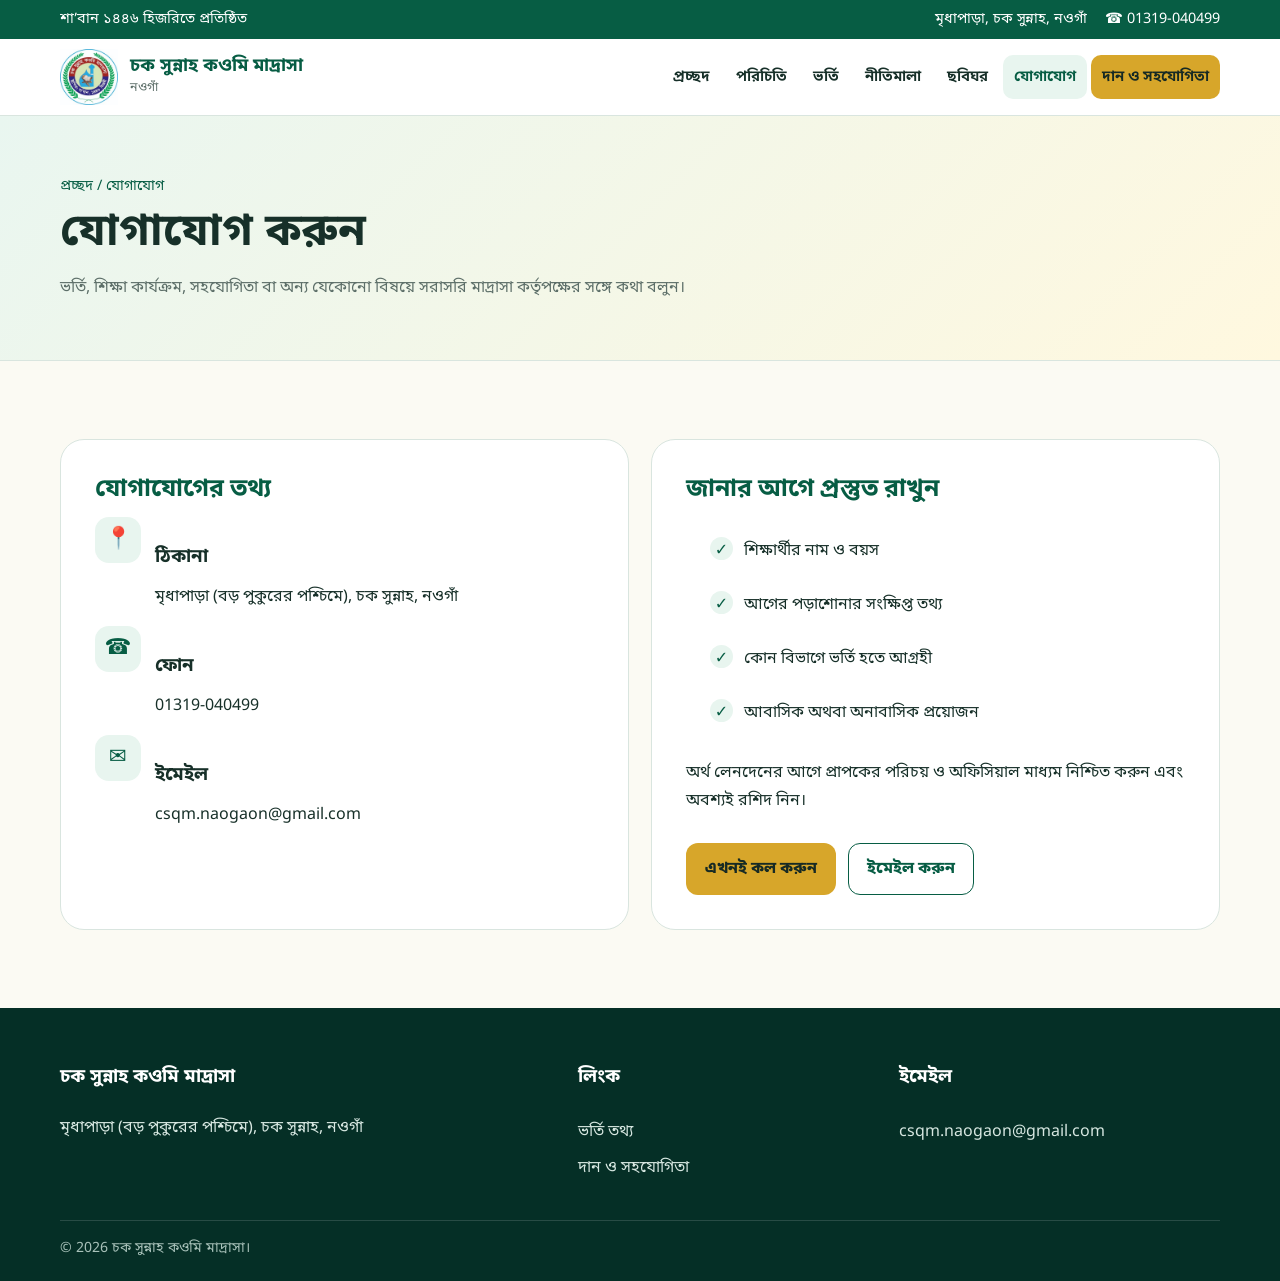
<file: contact.html>
<!doctype html><html lang="bn"><head><!-- Google tag (gtag.js) --><script async src="https://www.googletagmanager.com/gtag/js?id=G-9XPK92SYM2"></script><script>window.dataLayer=window.dataLayer||[];function gtag(){dataLayer.push(arguments);}gtag("js",new Date());gtag("config","G-9XPK92SYM2");</script><meta charset="utf-8"><meta name="viewport" content="width=device-width,initial-scale=1"><title>যোগাযোগ | চক সুন্নাহ কওমি মাদ্রাসা</title><meta name="description" content="চক সুন্নাহ কওমি মাদ্রাসা, নওগাঁ-এর ঠিকানা, ফোন ও ইমেইল।"><link rel="icon" href="logo-small.png"><link rel="preconnect" href="https://fonts.googleapis.com"><link rel="preconnect" href="https://fonts.gstatic.com" crossorigin><link href="https://fonts.googleapis.com/css2?family=Hind+Siliguri:wght@400;500;600;700&family=Noto+Sans+Bengali:wght@400;500;600;700;800&display=swap" rel="stylesheet"><link rel="stylesheet" href="style.css"></head><body><div class="topbar"><div class="container"><span>শা’বান ১৪৪৬ হিজরিতে প্রতিষ্ঠিত</span><div class="topbar-links"><span>মৃধাপাড়া, চক সুন্নাহ, নওগাঁ</span><a href="tel:+8801319040499">☎ 01319-040499</a></div></div></div><header class="site-header"><div class="container nav-wrap"><a class="brand" href="index.html"><img src="logo.png" alt="মাদ্রাসার লোগো"><span><strong>চক সুন্নাহ কওমি মাদ্রাসা</strong><span>নওগাঁ</span></span></a><button class="menu-btn" aria-expanded="false">☰ মেনু</button><nav class="nav"><a href="index.html">প্রচ্ছদ</a><a href="about.html">পরিচিতি</a><a href="admission.html">ভর্তি</a><a href="principles.html">নীতিমালা</a><a href="gallery.html">ছবিঘর</a><a class="active" href="contact.html">যোগাযোগ</a><a class="donate" href="donation.html">দান ও সহযোগিতা</a></nav></div></header><main><section class="page-hero"><div class="container"><div class="breadcrumbs"><a href="index.html">প্রচ্ছদ</a> / যোগাযোগ</div><h1>যোগাযোগ করুন</h1><p>ভর্তি, শিক্ষা কার্যক্রম, সহযোগিতা বা অন্য যেকোনো বিষয়ে সরাসরি মাদ্রাসা কর্তৃপক্ষের সঙ্গে কথা বলুন।</p></div></section><section class="section"><div class="container contact-grid"><div class="article"><h2>যোগাযোগের তথ্য</h2><div class="contact-item"><span class="icon">📍</span><div><h3>ঠিকানা</h3><p>মৃধাপাড়া (বড় পুকুরের পশ্চিমে), চক সুন্নাহ, নওগাঁ</p></div></div><div class="contact-item"><span class="icon">☎</span><div><h3>ফোন</h3><p><a href="tel:+8801319040499">01319-040499</a></p></div></div><div class="contact-item"><span class="icon">✉</span><div><h3>ইমেইল</h3><p><a href="mailto:csqm.naogaon@gmail.com">csqm.naogaon@gmail.com</a></p></div></div></div><div class="article"><h2>জানার আগে প্রস্তুত রাখুন</h2><ul class="check-list"><li>শিক্ষার্থীর নাম ও বয়স</li><li>আগের পড়াশোনার সংক্ষিপ্ত তথ্য</li><li>কোন বিভাগে ভর্তি হতে আগ্রহী</li><li>আবাসিক অথবা অনাবাসিক প্রয়োজন</li></ul><p>অর্থ লেনদেনের আগে প্রাপকের পরিচয় ও অফিসিয়াল মাধ্যম নিশ্চিত করুন এবং অবশ্যই রশিদ নিন।</p><div class="hero-actions"><a class="btn btn-primary" href="tel:+8801319040499">এখনই কল করুন</a><a class="btn" style="border-color:var(--green);color:var(--green)" href="mailto:csqm.naogaon@gmail.com">ইমেইল করুন</a></div></div></div></section></main><footer class="footer"><div class="container"><div class="footer-grid"><div><h3>চক সুন্নাহ কওমি মাদ্রাসা</h3><p>মৃধাপাড়া (বড় পুকুরের পশ্চিমে), চক সুন্নাহ, নওগাঁ</p></div><div><h3>লিংক</h3><a href="admission.html">ভর্তি তথ্য</a><a href="donation.html">দান ও সহযোগিতা</a></div><div><h3>ইমেইল</h3><a href="mailto:csqm.naogaon@gmail.com">csqm.naogaon@gmail.com</a></div></div><div class="copyright">© <span id="year"></span> চক সুন্নাহ কওমি মাদ্রাসা।</div></div></footer><script src="main.js"></script></body></html>
</file>
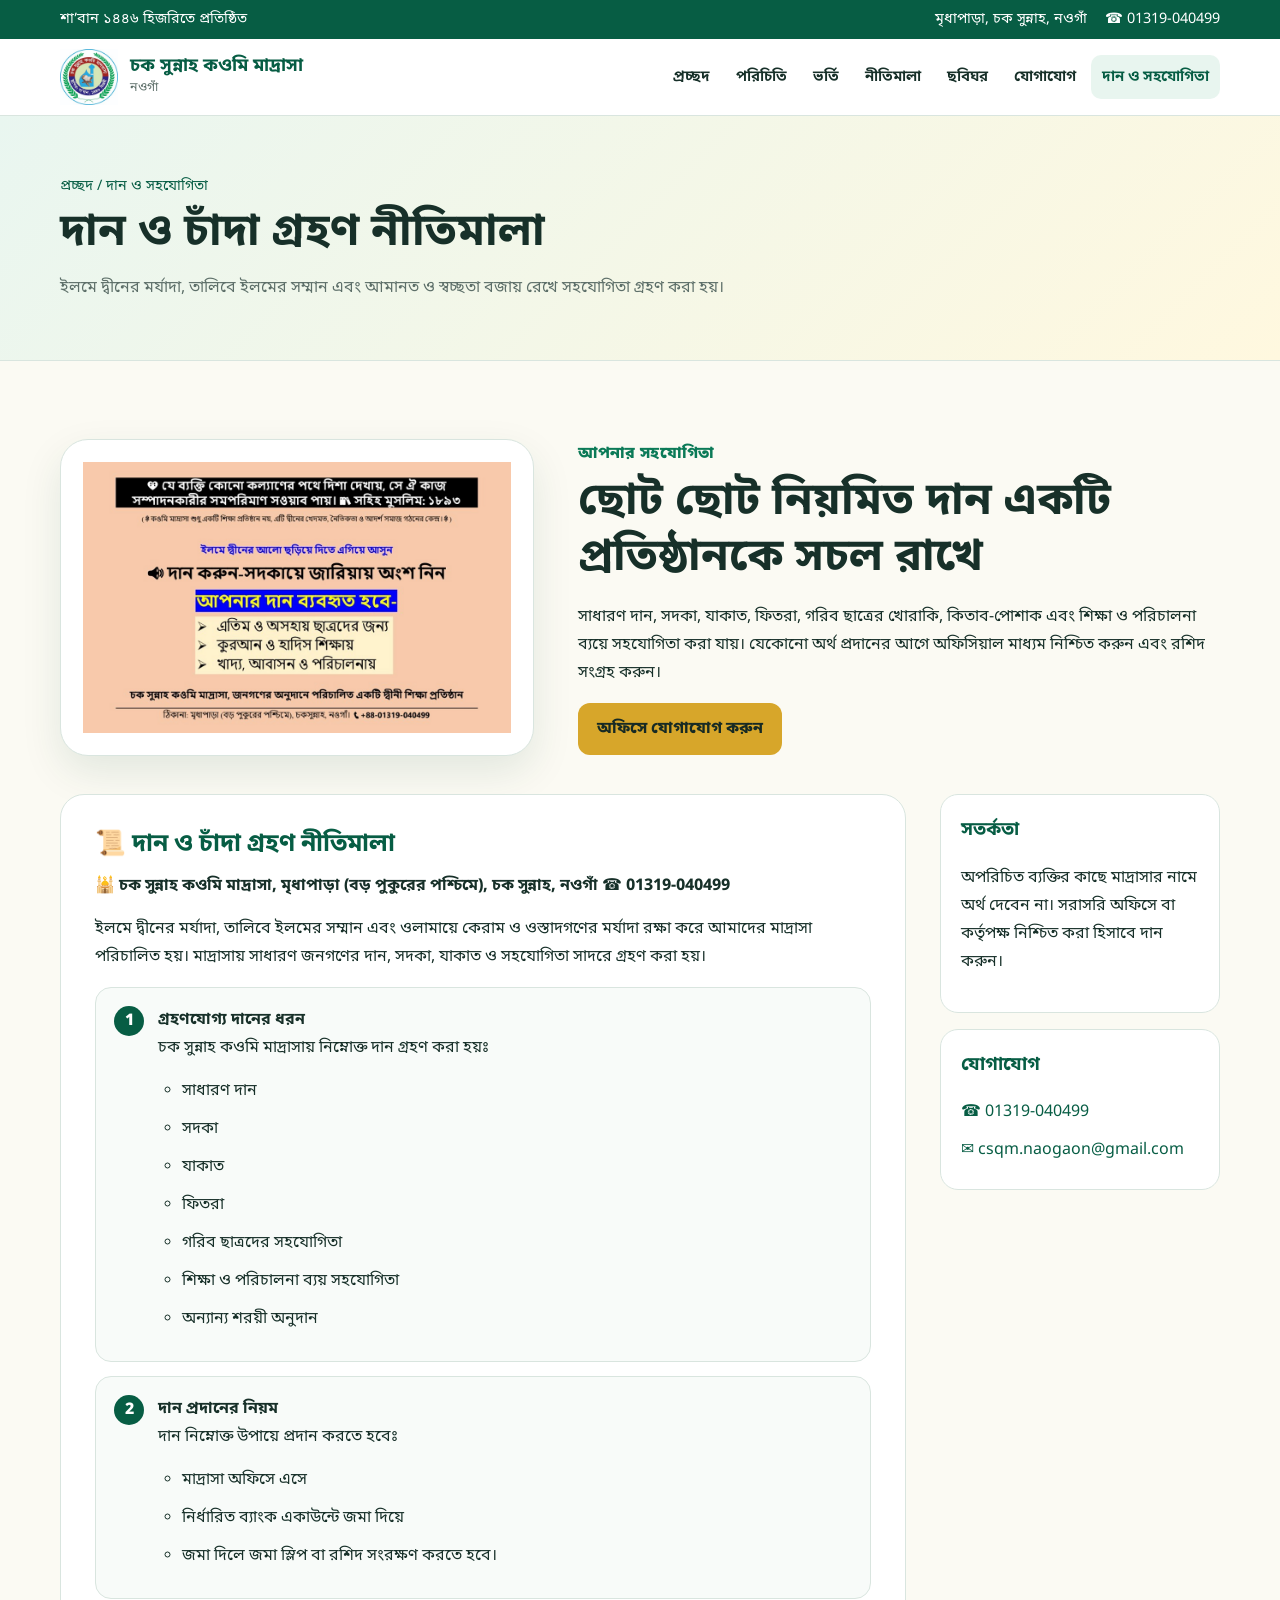
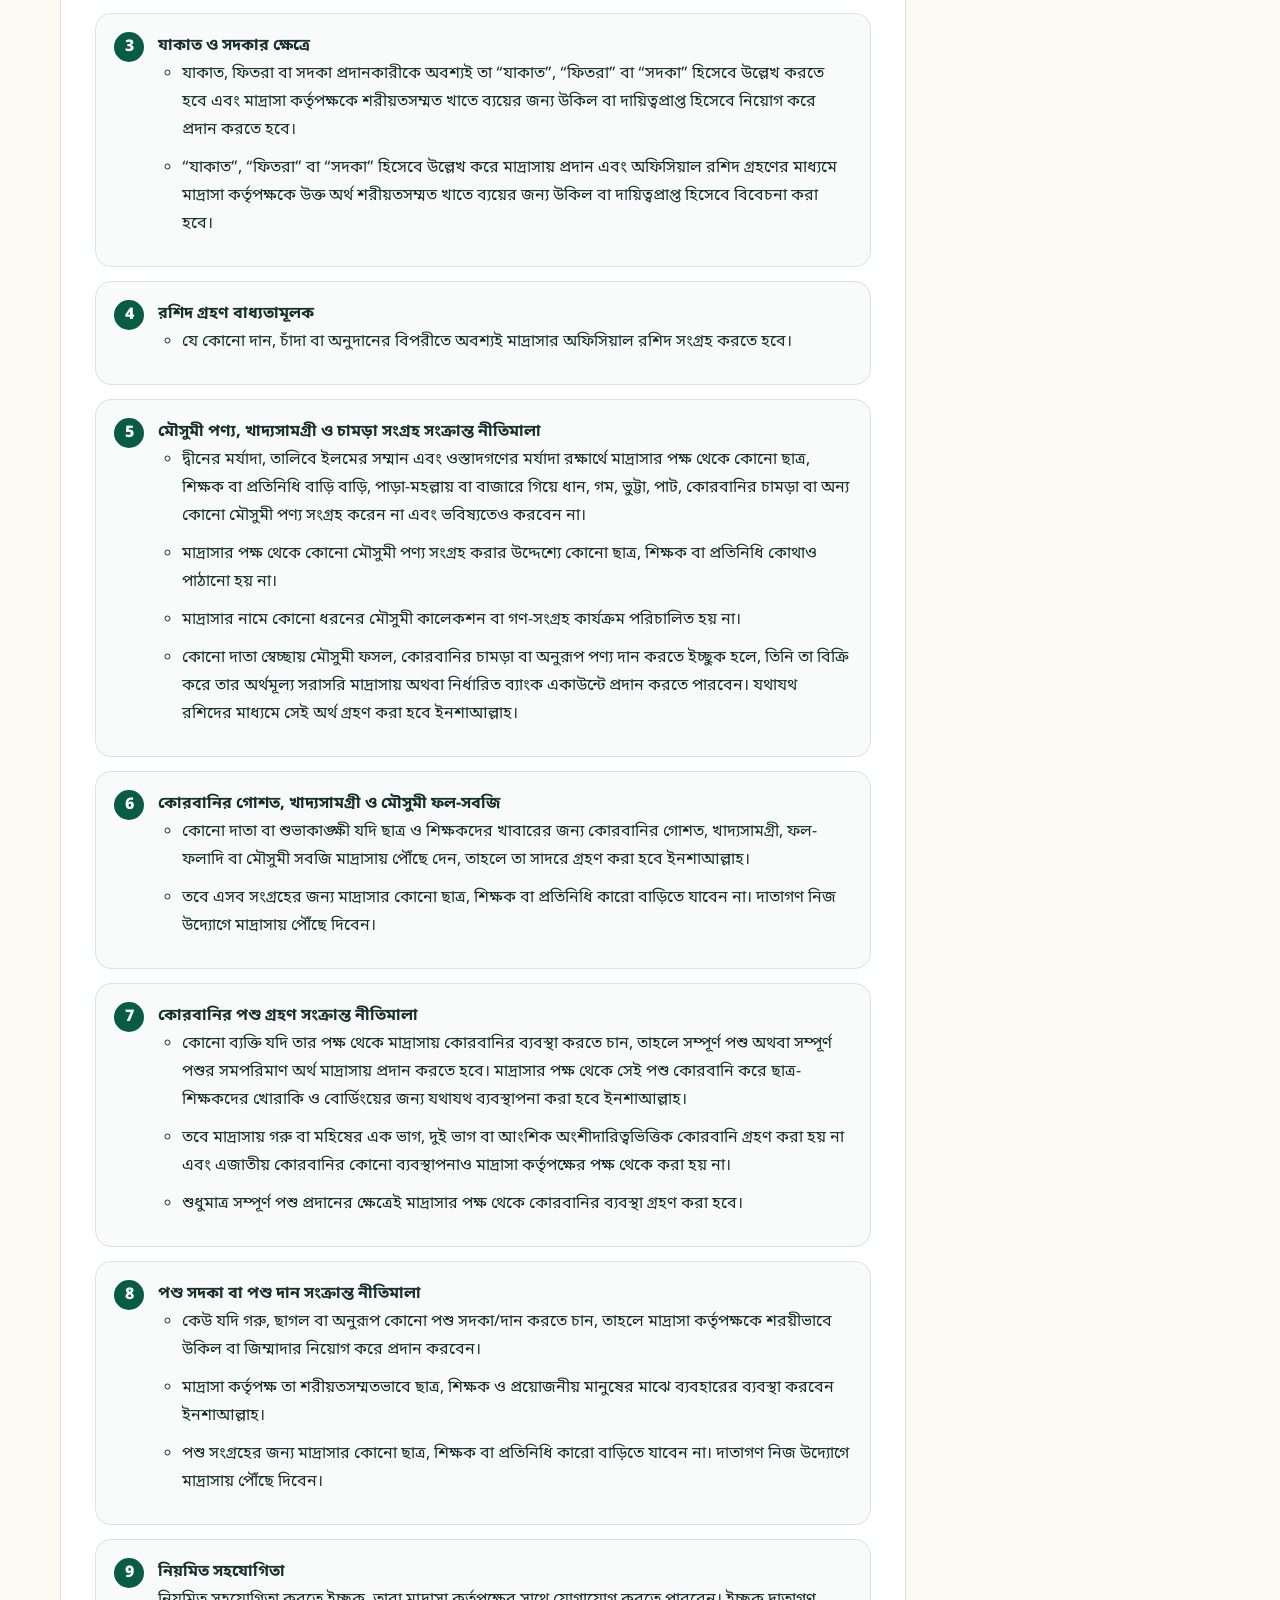
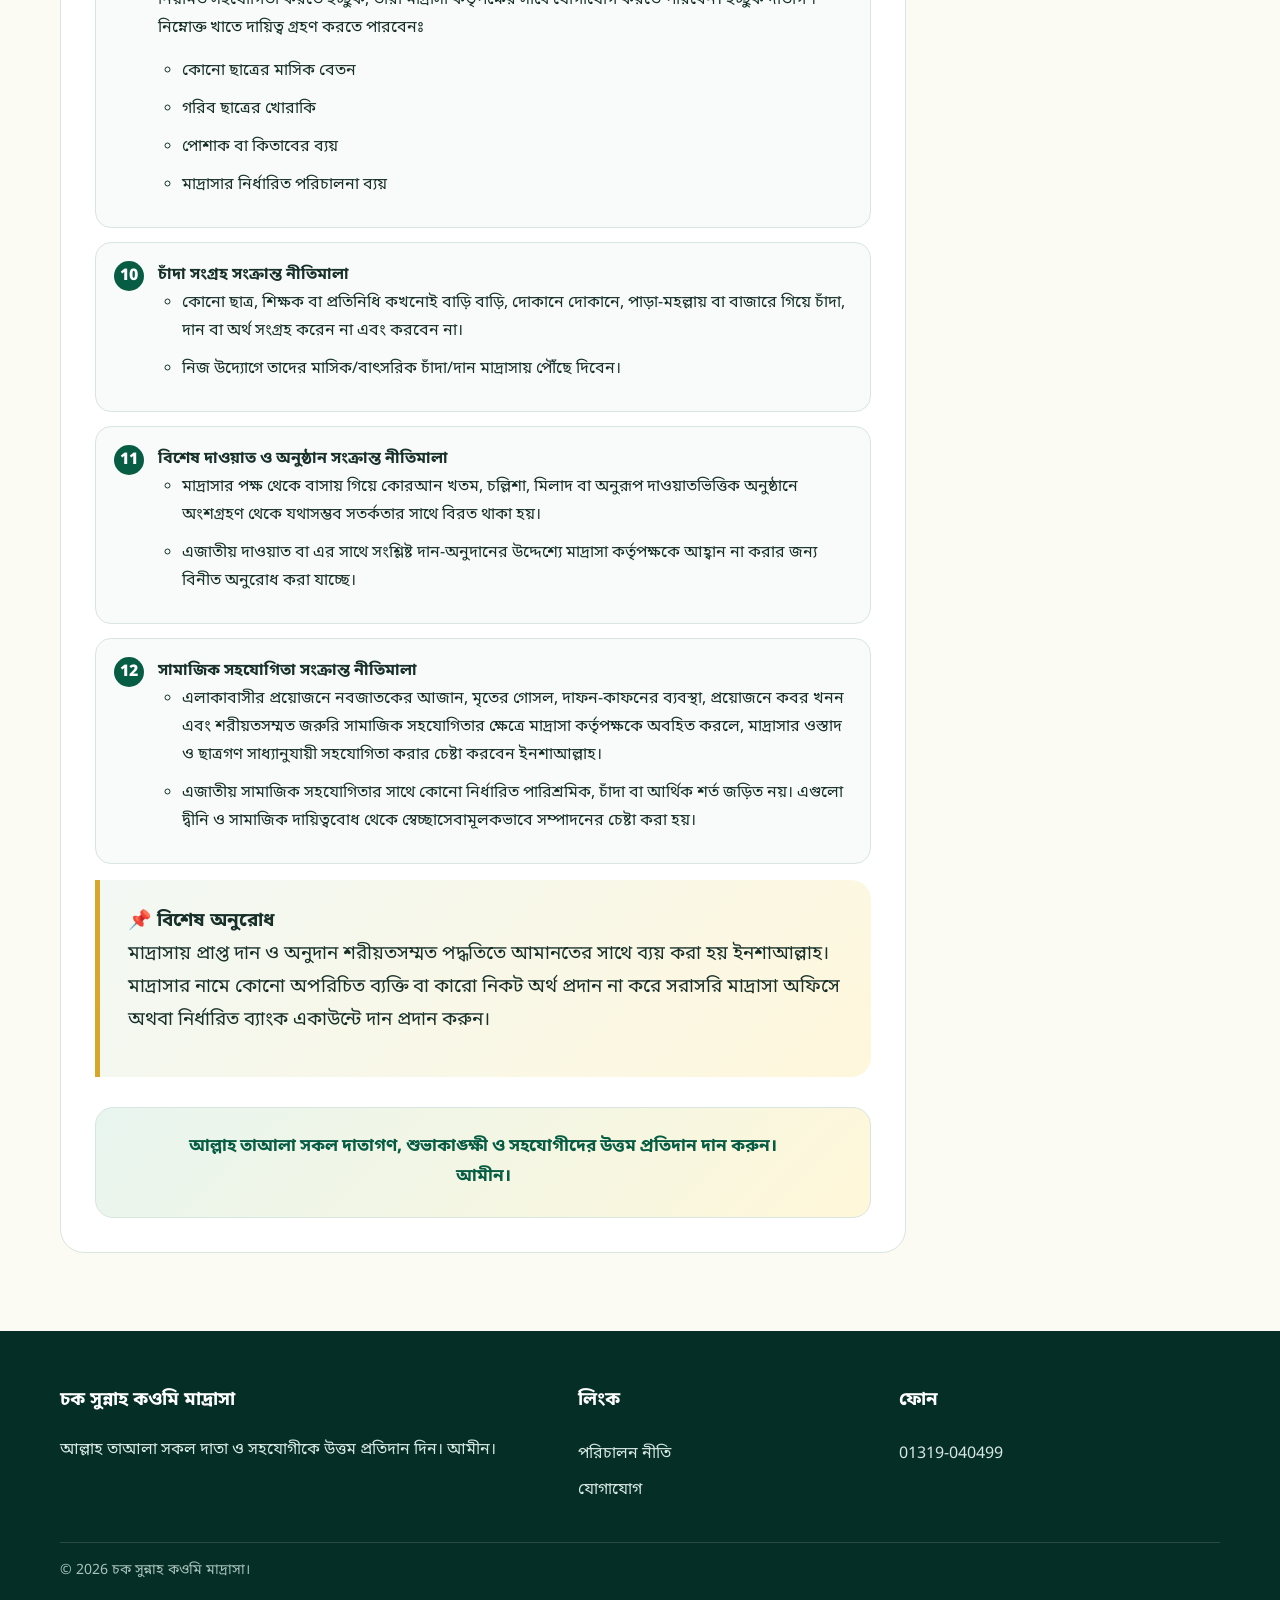
<file: donation.html>
<!doctype html>
<html lang="bn">
<head>
<!-- Google tag (gtag.js) -->
<script async src="https://www.googletagmanager.com/gtag/js?id=G-9XPK92SYM2"></script>
<script>
  window.dataLayer = window.dataLayer || [];
  function gtag(){dataLayer.push(arguments);}
  gtag('js', new Date());
  gtag('config', 'G-9XPK92SYM2');
</script>
<meta charset="utf-8">
<meta name="viewport" content="width=device-width,initial-scale=1">
<title>দান ও সহযোগিতা | চক সুন্নাহ কওমি মাদ্রাসা</title>
<meta name="description" content="চক সুন্নাহ কওমি মাদ্রাসার দান, যাকাত, সদকা ও চাঁদা গ্রহণ নীতিমালা।">
<link rel="icon" href="logo-small.png">
<link rel="preconnect" href="https://fonts.googleapis.com">
<link rel="preconnect" href="https://fonts.gstatic.com" crossorigin>
<link href="https://fonts.googleapis.com/css2?family=Hind+Siliguri:wght@400;500;600;700&family=Noto+Sans+Bengali:wght@400;500;600;700;800&display=swap" rel="stylesheet">
<link rel="stylesheet" href="style.css">
</head>
<body>
<div class="topbar">
<div class="container">
<span>শা’বান ১৪৪৬ হিজরিতে প্রতিষ্ঠিত</span>
<div class="topbar-links">
<span>মৃধাপাড়া, চক সুন্নাহ, নওগাঁ</span>
<a href="tel:+8801319040499">☎ 01319-040499</a>
</div>
</div>
</div>
<header class="site-header">
<div class="container nav-wrap">
<a class="brand" href="index.html">
<img src="logo.png" alt="মাদ্রাসার লোগো">
<span>
<strong>চক সুন্নাহ কওমি মাদ্রাসা</strong>
<span>নওগাঁ</span>
</span>
</a>
<button class="menu-btn" aria-expanded="false">☰ মেনু</button>
<nav class="nav">
<a href="index.html">প্রচ্ছদ</a>
<a href="about.html">পরিচিতি</a>
<a href="admission.html">ভর্তি</a>
<a href="principles.html">নীতিমালা</a>
<a href="gallery.html">ছবিঘর</a>
<a href="contact.html">যোগাযোগ</a>
<a class="donate active" href="donation.html">দান ও সহযোগিতা</a>
</nav>
</div>
</header>
<main>
<section class="page-hero">
<div class="container">
<div class="breadcrumbs">
<a href="index.html">প্রচ্ছদ</a> / দান ও সহযোগিতা</div>
<h1>দান ও চাঁদা গ্রহণ নীতিমালা</h1>
<p>ইলমে দ্বীনের মর্যাদা, তালিবে ইলমের সম্মান এবং আমানত ও স্বচ্ছতা বজায় রেখে সহযোগিতা গ্রহণ করা হয়।</p>
</div>
</section>
<section class="section">
<div class="container feature-grid" style="margin-bottom:38px">
<div class="feature-image">
<img src="donation-poster.png" alt="দান ও সহযোগিতার পোস্টার">
</div>
<div>
<span class="kicker">আপনার সহযোগিতা</span>
<h2>ছোট ছোট নিয়মিত দান একটি প্রতিষ্ঠানকে সচল রাখে</h2>
<p>সাধারণ দান, সদকা, যাকাত, ফিতরা, গরিব ছাত্রের খোরাকি, কিতাব-পোশাক এবং শিক্ষা ও পরিচালনা ব্যয়ে সহযোগিতা করা যায়। যেকোনো অর্থ প্রদানের আগে অফিসিয়াল মাধ্যম নিশ্চিত করুন এবং রশিদ সংগ্রহ করুন।</p>
<a class="btn btn-primary" href="tel:+8801319040499">অফিসে যোগাযোগ করুন</a>
</div>
</div>
<div class="container content-wrap">
<article class="article">
<h2>📜 দান ও চাঁদা গ্রহণ নীতিমালা</h2>
<p><strong>🕌 চক সুন্নাহ কওমি মাদ্রাসা, মৃধাপাড়া (বড় পুকুরের পশ্চিমে), চক সুন্নাহ, নওগাঁ ☎️ 01319-040499</strong></p>
<p>ইলমে দ্বীনের মর্যাদা, তালিবে ইলমের সম্মান এবং ওলামায়ে কেরাম ও ওস্তাদগণের মর্যাদা রক্ষা করে আমাদের মাদ্রাসা পরিচালিত হয়। মাদ্রাসায় সাধারণ জনগণের দান, সদকা, যাকাত ও সহযোগিতা সাদরে গ্রহণ করা হয়।</p>
<ol class="policy-list">
<li><strong>গ্রহণযোগ্য দানের ধরন</strong><p>চক সুন্নাহ কওমি মাদ্রাসায় নিম্নোক্ত দান গ্রহণ করা হয়ঃ</p><ul><li>সাধারণ দান</li><li>সদকা</li><li>যাকাত</li><li>ফিতরা</li><li>গরিব ছাত্রদের সহযোগিতা</li><li>শিক্ষা ও পরিচালনা ব্যয় সহযোগিতা</li><li>অন্যান্য শরয়ী অনুদান</li></ul></li>
<li><strong>দান প্রদানের নিয়ম</strong><p>দান নিম্নোক্ত উপায়ে প্রদান করতে হবেঃ</p><ul><li>মাদ্রাসা অফিসে এসে</li><li>নির্ধারিত ব্যাংক একাউন্টে জমা দিয়ে</li><li>জমা দিলে জমা স্লিপ বা রশিদ সংরক্ষণ করতে হবে।</li></ul></li>
<li><strong>যাকাত ও সদকার ক্ষেত্রে</strong><ul><li>যাকাত, ফিতরা বা সদকা প্রদানকারীকে অবশ্যই তা “যাকাত”, “ফিতরা” বা “সদকা” হিসেবে উল্লেখ করতে হবে এবং মাদ্রাসা কর্তৃপক্ষকে শরীয়তসম্মত খাতে ব্যয়ের জন্য উকিল বা দায়িত্বপ্রাপ্ত হিসেবে নিয়োগ করে প্রদান করতে হবে।</li><li>“যাকাত”, “ফিতরা” বা “সদকা” হিসেবে উল্লেখ করে মাদ্রাসায় প্রদান এবং অফিসিয়াল রশিদ গ্রহণের মাধ্যমে মাদ্রাসা কর্তৃপক্ষকে উক্ত অর্থ শরীয়তসম্মত খাতে ব্যয়ের জন্য উকিল বা দায়িত্বপ্রাপ্ত হিসেবে বিবেচনা করা হবে।</li></ul></li>
<li><strong>রশিদ গ্রহণ বাধ্যতামূলক</strong><ul><li>যে কোনো দান, চাঁদা বা অনুদানের বিপরীতে অবশ্যই মাদ্রাসার অফিসিয়াল রশিদ সংগ্রহ করতে হবে।</li></ul></li>
<li><strong>মৌসুমী পণ্য, খাদ্যসামগ্রী ও চামড়া সংগ্রহ সংক্রান্ত নীতিমালা</strong><ul><li>দ্বীনের মর্যাদা, তালিবে ইলমের সম্মান এবং ওস্তাদগণের মর্যাদা রক্ষার্থে মাদ্রাসার পক্ষ থেকে কোনো ছাত্র, শিক্ষক বা প্রতিনিধি বাড়ি বাড়ি, পাড়া-মহল্লায় বা বাজারে গিয়ে ধান, গম, ভুট্টা, পাট, কোরবানির চামড়া বা অন্য কোনো মৌসুমী পণ্য সংগ্রহ করেন না এবং ভবিষ্যতেও করবেন না।</li><li>মাদ্রাসার পক্ষ থেকে কোনো মৌসুমী পণ্য সংগ্রহ করার উদ্দেশ্যে কোনো ছাত্র, শিক্ষক বা প্রতিনিধি কোথাও পাঠানো হয় না।</li><li>মাদ্রাসার নামে কোনো ধরনের মৌসুমী কালেকশন বা গণ-সংগ্রহ কার্যক্রম পরিচালিত হয় না।</li><li>কোনো দাতা স্বেচ্ছায় মৌসুমী ফসল, কোরবানির চামড়া বা অনুরূপ পণ্য দান করতে ইচ্ছুক হলে, তিনি তা বিক্রি করে তার অর্থমূল্য সরাসরি মাদ্রাসায় অথবা নির্ধারিত ব্যাংক একাউন্টে প্রদান করতে পারবেন। যথাযথ রশিদের মাধ্যমে সেই অর্থ গ্রহণ করা হবে ইনশাআল্লাহ।</li></ul></li>
<li><strong>কোরবানির গোশত, খাদ্যসামগ্রী ও মৌসুমী ফল-সবজি</strong><ul><li>কোনো দাতা বা শুভাকাঙ্ক্ষী যদি ছাত্র ও শিক্ষকদের খাবারের জন্য কোরবানির গোশত, খাদ্যসামগ্রী, ফল-ফলাদি বা মৌসুমী সবজি মাদ্রাসায় পৌঁছে দেন, তাহলে তা সাদরে গ্রহণ করা হবে ইনশাআল্লাহ।</li><li>তবে এসব সংগ্রহের জন্য মাদ্রাসার কোনো ছাত্র, শিক্ষক বা প্রতিনিধি কারো বাড়িতে যাবেন না। দাতাগণ নিজ উদ্যোগে মাদ্রাসায় পৌঁছে দিবেন।</li></ul></li>
<li><strong>কোরবানির পশু গ্রহণ সংক্রান্ত নীতিমালা</strong><ul><li>কোনো ব্যক্তি যদি তার পক্ষ থেকে মাদ্রাসায় কোরবানির ব্যবস্থা করতে চান, তাহলে সম্পূর্ণ পশু অথবা সম্পূর্ণ পশুর সমপরিমাণ অর্থ মাদ্রাসায় প্রদান করতে হবে। মাদ্রাসার পক্ষ থেকে সেই পশু কোরবানি করে ছাত্র-শিক্ষকদের খোরাকি ও বোর্ডিংয়ের জন্য যথাযথ ব্যবস্থাপনা করা হবে ইনশাআল্লাহ।</li><li>তবে মাদ্রাসায় গরু বা মহিষের এক ভাগ, দুই ভাগ বা আংশিক অংশীদারিত্বভিত্তিক কোরবানি গ্রহণ করা হয় না এবং এজাতীয় কোরবানির কোনো ব্যবস্থাপনাও মাদ্রাসা কর্তৃপক্ষের পক্ষ থেকে করা হয় না।</li><li>শুধুমাত্র সম্পূর্ণ পশু প্রদানের ক্ষেত্রেই মাদ্রাসার পক্ষ থেকে কোরবানির ব্যবস্থা গ্রহণ করা হবে।</li></ul></li>
<li><strong>পশু সদকা বা পশু দান সংক্রান্ত নীতিমালা</strong><ul><li>কেউ যদি গরু, ছাগল বা অনুরূপ কোনো পশু সদকা/দান করতে চান, তাহলে মাদ্রাসা কর্তৃপক্ষকে শরয়ীভাবে উকিল বা জিম্মাদার নিয়োগ করে প্রদান করবেন।</li><li>মাদ্রাসা কর্তৃপক্ষ তা শরীয়তসম্মতভাবে ছাত্র, শিক্ষক ও প্রয়োজনীয় মানুষের মাঝে ব্যবহারের ব্যবস্থা করবেন ইনশাআল্লাহ।</li><li>পশু সংগ্রহের জন্য মাদ্রাসার কোনো ছাত্র, শিক্ষক বা প্রতিনিধি কারো বাড়িতে যাবেন না। দাতাগণ নিজ উদ্যোগে মাদ্রাসায় পৌঁছে দিবেন।</li></ul></li>
<li><strong>নিয়মিত সহযোগিতা</strong><p>নিয়মিত সহযোগিতা করতে ইচ্ছুক, তারা মাদ্রাসা কর্তৃপক্ষের সাথে যোগাযোগ করতে পারবেন। ইচ্ছুক দাতাগণ নিম্নোক্ত খাতে দায়িত্ব গ্রহণ করতে পারবেনঃ</p><ul><li>কোনো ছাত্রের মাসিক বেতন</li><li>গরিব ছাত্রের খোরাকি</li><li>পোশাক বা কিতাবের ব্যয়</li><li>মাদ্রাসার নির্ধারিত পরিচালনা ব্যয়</li></ul></li>
<li><strong>চাঁদা সংগ্রহ সংক্রান্ত নীতিমালা</strong><ul><li>কোনো ছাত্র, শিক্ষক বা প্রতিনিধি কখনোই বাড়ি বাড়ি, দোকানে দোকানে, পাড়া-মহল্লায় বা বাজারে গিয়ে চাঁদা, দান বা অর্থ সংগ্রহ করেন না এবং করবেন না।</li><li>নিজ উদ্যোগে তাদের মাসিক/বাৎসরিক চাঁদা/দান মাদ্রাসায় পৌঁছে দিবেন।</li></ul></li>
<li><strong>বিশেষ দাওয়াত ও অনুষ্ঠান সংক্রান্ত নীতিমালা</strong><ul><li>মাদ্রাসার পক্ষ থেকে বাসায় গিয়ে কোরআন খতম, চল্লিশা, মিলাদ বা অনুরূপ দাওয়াতভিত্তিক অনুষ্ঠানে অংশগ্রহণ থেকে যথাসম্ভব সতর্কতার সাথে বিরত থাকা হয়।</li><li>এজাতীয় দাওয়াত বা এর সাথে সংশ্লিষ্ট দান-অনুদানের উদ্দেশ্যে মাদ্রাসা কর্তৃপক্ষকে আহ্বান না করার জন্য বিনীত অনুরোধ করা যাচ্ছে।</li></ul></li>
<li><strong>সামাজিক সহযোগিতা সংক্রান্ত নীতিমালা</strong><ul><li>এলাকাবাসীর প্রয়োজনে নবজাতকের আজান, মৃতের গোসল, দাফন-কাফনের ব্যবস্থা, প্রয়োজনে কবর খনন এবং শরীয়তসম্মত জরুরি সামাজিক সহযোগিতার ক্ষেত্রে মাদ্রাসা কর্তৃপক্ষকে অবহিত করলে, মাদ্রাসার ওস্তাদ ও ছাত্রগণ সাধ্যানুযায়ী সহযোগিতা করার চেষ্টা করবেন ইনশাআল্লাহ।</li><li>এজাতীয় সামাজিক সহযোগিতার সাথে কোনো নির্ধারিত পারিশ্রমিক, চাঁদা বা আর্থিক শর্ত জড়িত নয়। এগুলো দ্বীনি ও সামাজিক দায়িত্ববোধ থেকে স্বেচ্ছাসেবামূলকভাবে সম্পাদনের চেষ্টা করা হয়।</li></ul></li>
</ol>
<div class="quote"><strong>📌 বিশেষ অনুরোধ</strong><p>মাদ্রাসায় প্রাপ্ত দান ও অনুদান শরীয়তসম্মত পদ্ধতিতে আমানতের সাথে ব্যয় করা হয় ইনশাআল্লাহ। মাদ্রাসার নামে কোনো অপরিচিত ব্যক্তি বা কারো নিকট অর্থ প্রদান না করে সরাসরি মাদ্রাসা অফিসে অথবা নির্ধারিত ব্যাংক একাউন্টে দান প্রদান করুন।</p></div>
<p class="donation-prayer"><strong>আল্লাহ তাআলা সকল দাতাগণ, শুভাকাঙ্ক্ষী ও সহযোগীদের উত্তম প্রতিদান দান করুন।<br>আমীন।</strong></p>
</article>
<aside class="sidebar">
<div class="side-card">
<h3>সতর্কতা</h3>
<p>অপরিচিত ব্যক্তির কাছে মাদ্রাসার নামে অর্থ দেবেন না। সরাসরি অফিসে বা কর্তৃপক্ষ নিশ্চিত করা হিসাবে দান করুন।</p>
</div>
<div class="side-card">
<h3>যোগাযোগ</h3>
<a href="tel:+8801319040499">☎ 01319-040499</a>
<a href="mailto:csqm.naogaon@gmail.com">✉ csqm.naogaon@gmail.com</a>
</div>
</aside>
</div>
</section>
</main>
<footer class="footer">
<div class="container">
<div class="footer-grid">
<div>
<h3>চক সুন্নাহ কওমি মাদ্রাসা</h3>
<p>আল্লাহ তাআলা সকল দাতা ও সহযোগীকে উত্তম প্রতিদান দিন। আমীন।</p>
</div>
<div>
<h3>লিংক</h3>
<a href="principles.html">পরিচালন নীতি</a>
<a href="contact.html">যোগাযোগ</a>
</div>
<div>
<h3>ফোন</h3>
<a href="tel:+8801319040499">01319-040499</a>
</div>
</div>
<div class="copyright">© <span id="year">
</span> চক সুন্নাহ কওমি মাদ্রাসা।</div>
</div>
</footer>
<script src="main.js">
</script>
</body>
</html>
</file>
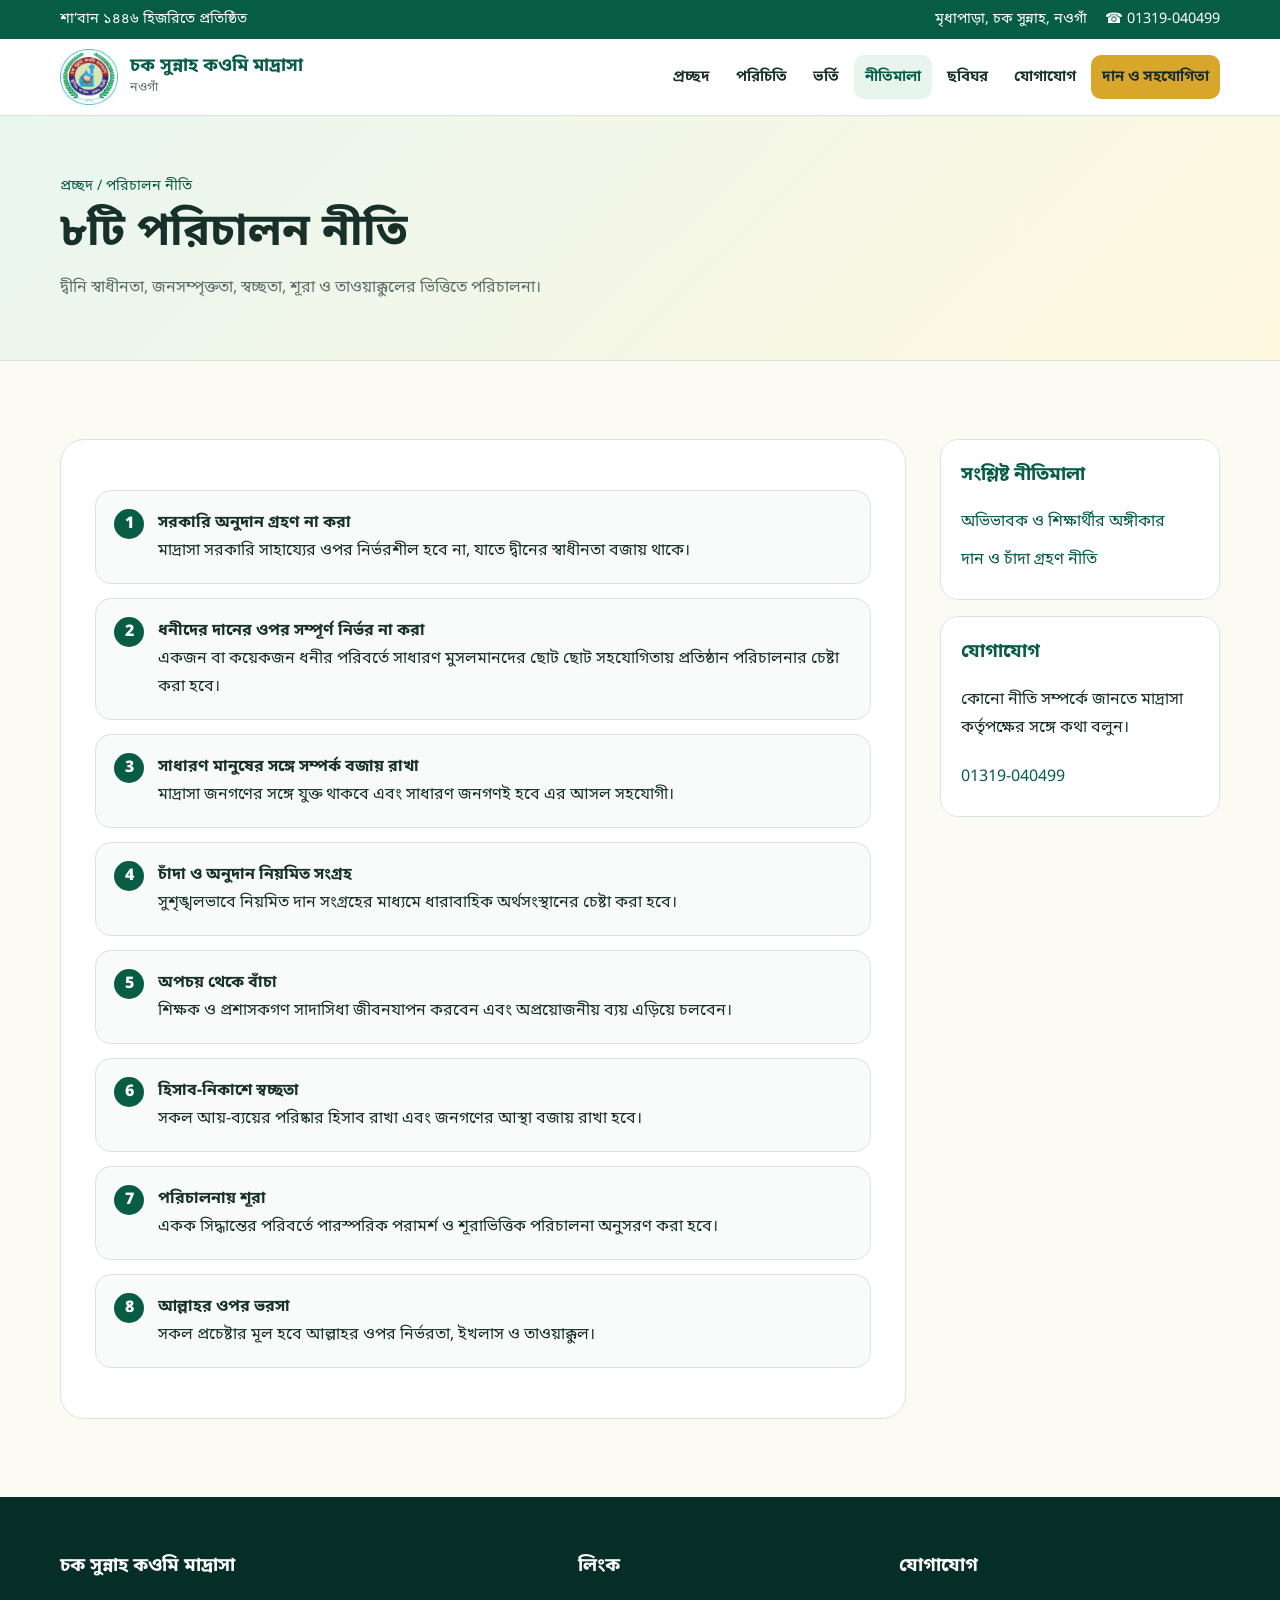
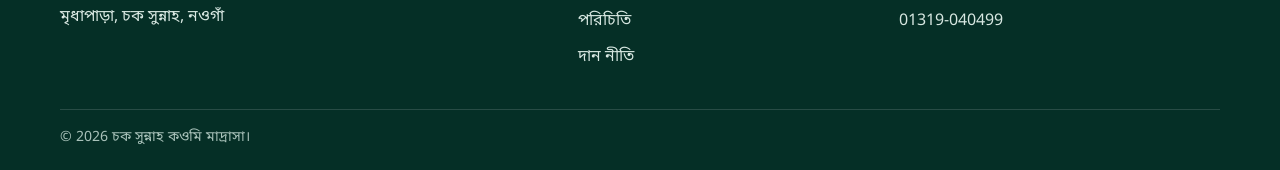
<file: principles.html>
<!doctype html><html lang="bn"><head><!-- Google tag (gtag.js) --><script async src="https://www.googletagmanager.com/gtag/js?id=G-9XPK92SYM2"></script><script>window.dataLayer=window.dataLayer||[];function gtag(){dataLayer.push(arguments);}gtag("js",new Date());gtag("config","G-9XPK92SYM2");</script><meta charset="utf-8"><meta name="viewport" content="width=device-width,initial-scale=1"><title>পরিচালন নীতি | চক সুন্নাহ কওমি মাদ্রাসা</title><meta name="description" content="চক সুন্নাহ কওমি মাদ্রাসার আটটি পরিচালন নীতি।"><link rel="icon" href="logo-small.png"><link rel="preconnect" href="https://fonts.googleapis.com"><link rel="preconnect" href="https://fonts.gstatic.com" crossorigin><link href="https://fonts.googleapis.com/css2?family=Hind+Siliguri:wght@400;500;600;700&family=Noto+Sans+Bengali:wght@400;500;600;700;800&display=swap" rel="stylesheet"><link rel="stylesheet" href="style.css"></head><body><div class="topbar"><div class="container"><span>শা’বান ১৪৪৬ হিজরিতে প্রতিষ্ঠিত</span><div class="topbar-links"><span>মৃধাপাড়া, চক সুন্নাহ, নওগাঁ</span><a href="tel:+8801319040499">☎ 01319-040499</a></div></div></div><header class="site-header"><div class="container nav-wrap"><a class="brand" href="index.html"><img src="logo.png" alt="মাদ্রাসার লোগো"><span><strong>চক সুন্নাহ কওমি মাদ্রাসা</strong><span>নওগাঁ</span></span></a><button class="menu-btn" aria-expanded="false">☰ মেনু</button><nav class="nav"><a href="index.html">প্রচ্ছদ</a><a href="about.html">পরিচিতি</a><a href="admission.html">ভর্তি</a><a class="active" href="principles.html">নীতিমালা</a><a href="gallery.html">ছবিঘর</a><a href="contact.html">যোগাযোগ</a><a class="donate" href="donation.html">দান ও সহযোগিতা</a></nav></div></header><main><section class="page-hero"><div class="container"><div class="breadcrumbs"><a href="index.html">প্রচ্ছদ</a> / পরিচালন নীতি</div><h1>৮টি পরিচালন নীতি</h1><p>দ্বীনি স্বাধীনতা, জনসম্পৃক্ততা, স্বচ্ছতা, শূরা ও তাওয়াক্কুলের ভিত্তিতে পরিচালনা।</p></div></section><section class="section"><div class="container content-wrap"><article class="article"><ol class="policy-list"><li><strong>সরকারি অনুদান গ্রহণ না করা</strong><br>মাদ্রাসা সরকারি সাহায্যের ওপর নির্ভরশীল হবে না, যাতে দ্বীনের স্বাধীনতা বজায় থাকে।</li><li><strong>ধনীদের দানের ওপর সম্পূর্ণ নির্ভর না করা</strong><br>একজন বা কয়েকজন ধনীর পরিবর্তে সাধারণ মুসলমানদের ছোট ছোট সহযোগিতায় প্রতিষ্ঠান পরিচালনার চেষ্টা করা হবে।</li><li><strong>সাধারণ মানুষের সঙ্গে সম্পর্ক বজায় রাখা</strong><br>মাদ্রাসা জনগণের সঙ্গে যুক্ত থাকবে এবং সাধারণ জনগণই হবে এর আসল সহযোগী।</li><li><strong>চাঁদা ও অনুদান নিয়মিত সংগ্রহ</strong><br>সুশৃঙ্খলভাবে নিয়মিত দান সংগ্রহের মাধ্যমে ধারাবাহিক অর্থসংস্থানের চেষ্টা করা হবে।</li><li><strong>অপচয় থেকে বাঁচা</strong><br>শিক্ষক ও প্রশাসকগণ সাদাসিধা জীবনযাপন করবেন এবং অপ্রয়োজনীয় ব্যয় এড়িয়ে চলবেন।</li><li><strong>হিসাব-নিকাশে স্বচ্ছতা</strong><br>সকল আয়-ব্যয়ের পরিষ্কার হিসাব রাখা এবং জনগণের আস্থা বজায় রাখা হবে।</li><li><strong>পরিচালনায় শূরা</strong><br>একক সিদ্ধান্তের পরিবর্তে পারস্পরিক পরামর্শ ও শূরাভিত্তিক পরিচালনা অনুসরণ করা হবে।</li><li><strong>আল্লাহর ওপর ভরসা</strong><br>সকল প্রচেষ্টার মূল হবে আল্লাহর ওপর নির্ভরতা, ইখলাস ও তাওয়াক্কুল।</li></ol></article><aside class="sidebar"><div class="side-card"><h3>সংশ্লিষ্ট নীতিমালা</h3><a href="admission.html">অভিভাবক ও শিক্ষার্থীর অঙ্গীকার</a><a href="donation.html">দান ও চাঁদা গ্রহণ নীতি</a></div><div class="side-card"><h3>যোগাযোগ</h3><p>কোনো নীতি সম্পর্কে জানতে মাদ্রাসা কর্তৃপক্ষের সঙ্গে কথা বলুন।</p><a href="tel:+8801319040499">01319-040499</a></div></aside></div></section></main><footer class="footer"><div class="container"><div class="footer-grid"><div><h3>চক সুন্নাহ কওমি মাদ্রাসা</h3><p>মৃধাপাড়া, চক সুন্নাহ, নওগাঁ</p></div><div><h3>লিংক</h3><a href="about.html">পরিচিতি</a><a href="donation.html">দান নীতি</a></div><div><h3>যোগাযোগ</h3><a href="tel:+8801319040499">01319-040499</a></div></div><div class="copyright">© <span id="year"></span> চক সুন্নাহ কওমি মাদ্রাসা।</div></div></footer><script src="main.js"></script></body></html>
</file>
<file: style.css>
:root{--green:#075d44;--green-2:#0b7a57;--green-3:#e8f5ef;--gold:#d7a62a;--ink:#173029;--muted:#5d6f69;--cream:#fbfaf3;--white:#fff;--line:#d9e5df;--shadow:0 16px 40px rgba(7,65,48,.10);--radius:20px}
*{box-sizing:border-box}html{scroll-behavior:smooth}body{margin:0;color:var(--ink);background:var(--cream);font-family:"Noto Sans Bengali","Hind Siliguri",system-ui,sans-serif;font-size:16px;line-height:1.75}img{max-width:100%;display:block}a{color:inherit;text-decoration:none}button,input,textarea{font:inherit}.container{width:min(1160px,calc(100% - 32px));margin:auto}.skip-link{position:absolute;left:-9999px;top:8px;background:#fff;padding:10px;z-index:100}.skip-link:focus{left:8px}.topbar{background:var(--green);color:#fff;font-size:.9rem}.topbar .container{display:flex;justify-content:space-between;gap:18px;padding:7px 0}.topbar-links{display:flex;gap:18px;flex-wrap:wrap}.site-header{background:rgba(255,255,255,.97);position:sticky;top:0;z-index:50;border-bottom:1px solid var(--line)}.nav-wrap{display:flex;align-items:center;justify-content:space-between;min-height:76px;gap:24px}.brand{display:flex;align-items:center;gap:12px;min-width:240px}.brand img{width:58px;height:58px;object-fit:contain}.brand strong{display:block;color:var(--green);font-size:1.14rem;line-height:1.25}.brand span{display:block;color:var(--muted);font-size:.78rem}.nav{display:flex;align-items:center;gap:4px}.nav a{padding:9px 11px;border-radius:10px;font-weight:650;font-size:.94rem}.nav a:hover,.nav a.active{background:var(--green-3);color:var(--green)}.nav .donate{background:var(--gold);color:#172a24}.nav .donate:hover{background:#c5951f;color:#172a24}.menu-btn{display:none;border:1px solid var(--line);background:#fff;border-radius:10px;padding:8px 11px;color:var(--green);font-weight:700}.hero{position:relative;overflow:hidden;background:linear-gradient(125deg,#053f31 0%,#087051 62%,#0c8a62 100%);color:#fff;padding:74px 0 68px}.hero:before,.hero:after{content:"";position:absolute;border:1px solid rgba(255,255,255,.12);border-radius:50%}.hero:before{width:460px;height:460px;right:-150px;top:-240px}.hero:after{width:300px;height:300px;left:-130px;bottom:-220px}.hero-grid{position:relative;display:grid;grid-template-columns:1.25fr .75fr;gap:46px;align-items:center}.eyebrow{display:inline-flex;align-items:center;gap:8px;background:rgba(255,255,255,.12);border:1px solid rgba(255,255,255,.2);padding:5px 12px;border-radius:999px;font-size:.88rem}.hero h1{font-size:clamp(2.25rem,5vw,4.35rem);line-height:1.12;margin:18px 0 10px}.arabic{font-family:"Noto Naskh Arabic",serif;font-size:clamp(1.35rem,2.5vw,2rem);direction:rtl;text-align:left;color:#f9e6a5;margin:0 0 14px}.lead{font-size:1.1rem;max-width:690px;color:#e2f2ec}.hero-actions{display:flex;gap:12px;flex-wrap:wrap;margin-top:28px}.btn{display:inline-flex;align-items:center;justify-content:center;gap:8px;padding:11px 18px;border-radius:12px;font-weight:750;border:1px solid transparent}.btn-primary{background:var(--gold);color:#172a24}.btn-light{background:#fff;color:var(--green)}.btn-outline{border-color:rgba(255,255,255,.45);color:#fff}.hero-card{background:#fff;color:var(--ink);padding:22px;border-radius:28px;box-shadow:0 26px 60px rgba(0,0,0,.18);transform:rotate(1.5deg)}.hero-card img{aspect-ratio:4/3;object-fit:contain;width:100%;border-radius:18px;background:#f5f7f2}.hero-card p{margin:13px 4px 0;text-align:center;font-weight:700;color:var(--green)}.notice-strip{background:#fff;border-bottom:1px solid var(--line)}.notice-inner{display:flex;align-items:center;gap:16px;padding:13px 0}.notice-label{background:#a62525;color:#fff;border-radius:7px;padding:4px 10px;font-weight:750;white-space:nowrap}.notice-inner a{color:var(--green);font-weight:700}.section{padding:78px 0}.section.alt{background:#fff}.section-head{max-width:760px;margin-bottom:32px}.kicker{color:var(--green-2);font-weight:800;letter-spacing:.02em}.section h2,.page-hero h1{font-size:clamp(1.8rem,3.5vw,3rem);line-height:1.25;margin:7px 0 12px}.section-head p,.page-hero p{color:var(--muted);margin:0}.grid-3{display:grid;grid-template-columns:repeat(3,1fr);gap:20px}.grid-4{display:grid;grid-template-columns:repeat(4,1fr);gap:18px}.card{background:#fff;border:1px solid var(--line);border-radius:var(--radius);padding:24px;box-shadow:0 8px 25px rgba(7,65,48,.05)}.alt .card{background:var(--cream)}.card:hover{transform:translateY(-3px);box-shadow:var(--shadow);transition:.25s ease}.icon{width:46px;height:46px;display:grid;place-items:center;border-radius:14px;background:var(--green-3);color:var(--green);font-size:1.35rem}.card h3{margin:13px 0 6px;font-size:1.16rem}.card p{margin:0;color:var(--muted)}.feature-grid{display:grid;grid-template-columns:.85fr 1.15fr;gap:44px;align-items:center}.feature-image{background:#fff;border:1px solid var(--line);border-radius:28px;padding:22px;box-shadow:var(--shadow)}.feature-image img{width:100%;max-height:480px;object-fit:contain}.check-list{list-style:none;padding:0;margin:24px 0}.check-list li{position:relative;padding:8px 0 8px 34px}.check-list li:before{content:"✓";position:absolute;left:0;top:8px;width:23px;height:23px;display:grid;place-items:center;background:var(--green-3);color:var(--green);border-radius:50%;font-weight:900}.quote{background:linear-gradient(135deg,#f2f8f4,#fff7dc);border-left:5px solid var(--gold);padding:25px 28px;border-radius:0 var(--radius) var(--radius) 0;font-size:1.18rem}.cta{background:linear-gradient(135deg,#064c39,#0b7956);color:#fff;border-radius:28px;padding:38px;display:flex;align-items:center;justify-content:space-between;gap:24px}.cta h2{margin:0 0 8px;font-size:clamp(1.6rem,3vw,2.4rem)}.cta p{margin:0;color:#d8eee6}.page-hero{background:linear-gradient(135deg,#e9f6f0,#fff8df);padding:58px 0;border-bottom:1px solid var(--line)}.breadcrumbs{font-size:.9rem;color:var(--green)}.content-wrap{display:grid;grid-template-columns:minmax(0,1fr) 280px;gap:34px}.article{background:#fff;border:1px solid var(--line);border-radius:24px;padding:34px}.article h2{font-size:1.55rem;color:var(--green);margin:34px 0 12px}.article h2:first-child{margin-top:0}.article h3{margin:25px 0 8px}.article p{margin:0 0 15px}.article ol,.article ul{padding-left:24px}.article li{margin-bottom:10px}.sidebar{align-self:start;position:sticky;top:100px}.side-card{background:#fff;border:1px solid var(--line);border-radius:18px;padding:20px;margin-bottom:16px}.side-card h3{margin:0 0 10px;color:var(--green)}.side-card a{display:block;padding:5px 0;color:var(--green)}.policy-list{counter-reset:item;list-style:none!important;padding:0!important}.policy-list>li{counter-increment:item;position:relative;padding:18px 20px 18px 62px;margin-bottom:14px!important;background:#f8fbf9;border:1px solid var(--line);border-radius:16px}.policy-list>li:before{content:counter(item);position:absolute;left:18px;top:18px;width:30px;height:30px;display:grid;place-items:center;background:var(--green);color:#fff;border-radius:50%;font-weight:800}.gallery{columns:3 260px;column-gap:18px}.gallery figure{break-inside:avoid;margin:0 0 18px;background:#fff;border:1px solid var(--line);padding:10px;border-radius:16px;box-shadow:0 7px 20px rgba(7,65,48,.06)}.gallery img{width:100%;border-radius:10px}.gallery figcaption{padding:8px 4px 3px;color:var(--muted);font-size:.9rem}.contact-grid{display:grid;grid-template-columns:1fr 1fr;gap:22px}.contact-item{display:flex;gap:14px;align-items:flex-start}.contact-item .icon{flex:0 0 46px}.footer{background:#052f26;color:#d7e7e1;padding:54px 0 20px}.footer-grid{display:grid;grid-template-columns:1.35fr .8fr .9fr;gap:36px}.footer h3{color:#fff;margin-top:0}.footer a{display:block;padding:4px 0}.footer-brand{display:flex;align-items:center;gap:13px}.footer-brand img{width:68px;height:68px;border-radius:50%;background:#fff}.copyright{border-top:1px solid rgba(255,255,255,.14);margin-top:34px;padding-top:16px;font-size:.88rem;color:#a9c2ba}.hide-mobile{display:inline}
@media(max-width:980px){.menu-btn{display:block}.nav{display:none;position:absolute;left:16px;right:16px;top:76px;background:#fff;border:1px solid var(--line);border-radius:16px;padding:10px;box-shadow:var(--shadow);flex-direction:column;align-items:stretch}.nav.open{display:flex}.nav a{padding:11px 14px}.hero-grid,.feature-grid{grid-template-columns:1fr}.hero-card{max-width:520px}.grid-4{grid-template-columns:repeat(2,1fr)}.content-wrap{grid-template-columns:1fr}.sidebar{position:static}.footer-grid{grid-template-columns:1fr 1fr}.footer-grid>div:first-child{grid-column:1/-1}}
@media(max-width:680px){.topbar .container{justify-content:center}.topbar-links span:first-child{display:none}.brand span{display:none}.brand{min-width:0}.brand img{width:50px;height:50px}.brand strong{font-size:1rem}.nav-wrap{min-height:68px}.nav{top:68px}.hero{padding:54px 0}.hero h1{font-size:2.35rem}.hero-grid{gap:30px}.section{padding:56px 0}.grid-3,.grid-4,.contact-grid{grid-template-columns:1fr}.article{padding:22px 18px}.cta{padding:28px 22px;align-items:flex-start;flex-direction:column}.footer-grid{grid-template-columns:1fr}.footer-grid>div:first-child{grid-column:auto}.notice-inner{align-items:flex-start}.hide-mobile{display:none}}
.hero-card{transform:rotate(3.2deg)}.hero-text-card{padding:30px 28px}.hero-text-card h2,.admission-info-card h2{font-size:1.65rem;line-height:1.35;margin:13px 0}.hero-text-card ul{padding-left:22px;margin:14px 0}.hero-text-card li{margin:5px 0}.hero-text-card p{text-align:left}.card-badge{display:inline-block;background:var(--green-3);color:var(--green);padding:4px 11px;border-radius:999px;font-size:.87rem;font-weight:800}.card-actions{display:flex;gap:10px;flex-wrap:wrap;margin-top:19px}.card-link{border-color:var(--green);color:var(--green);background:#fff}.card-link:hover{background:var(--green-3)}.admission-info-card{background:#fff;border:1px solid var(--line);border-radius:28px;padding:28px;box-shadow:var(--shadow);transform:rotate(-3.2deg)}.department-grid{display:grid;grid-template-columns:repeat(2,1fr);gap:15px;margin-top:22px}.department-grid img{width:100%;border:1px solid var(--line);border-radius:15px;background:#fff;padding:5px;transition:.2s ease}.department-grid img:hover{transform:translateY(-2px);box-shadow:var(--shadow)}.gallery figure{padding:8px;cursor:zoom-in}.gallery img{cursor:zoom-in;transition:transform .2s ease}.gallery img:hover{transform:scale(1.015)}.lightbox[hidden]{display:none}.lightbox{position:fixed;inset:0;z-index:200;background:rgba(0,0,0,.88);display:flex;align-items:center;justify-content:center;padding:28px;cursor:zoom-out}.lightbox img{max-width:min(1200px,94vw);max-height:90vh;object-fit:contain;background:#fff;border-radius:10px;box-shadow:0 20px 70px rgba(0,0,0,.45);cursor:default}.lightbox-close{position:fixed;right:20px;top:14px;width:46px;height:46px;border:0;border-radius:50%;background:#fff;color:#172a24;font-size:2rem;line-height:1;cursor:pointer}.lightbox-open{overflow:hidden}
.message-section{padding-top:36px;padding-bottom:36px;background:#e9f5f7}.legacy-message-card{position:relative;overflow:hidden;text-align:center;padding:46px 32px;border:1px solid #8dc8df;border-radius:28px;color:#f9ed9b;background-color:#38565c;background-image:linear-gradient(rgba(42,68,73,.83),rgba(42,68,73,.88)),repeating-linear-gradient(45deg,transparent 0 42px,rgba(129,201,229,.18) 42px 44px),repeating-linear-gradient(-45deg,transparent 0 42px,rgba(129,201,229,.18) 42px 44px);box-shadow:var(--shadow)}.legacy-message-card:before{content:"☾";position:absolute;left:50%;bottom:-105px;transform:translateX(-50%);font-size:18rem;line-height:1;color:rgba(132,190,205,.14)}.legacy-message-card h2{position:relative;margin:0 auto 20px;color:#fff;font-size:clamp(1.65rem,3vw,2.45rem);line-height:1.45}.message-poem{position:relative;font-size:clamp(1rem,1.7vw,1.18rem);font-weight:650}.message-poem p{margin:12px 0}.message-ornament{position:relative;display:block;color:var(--gold);font-size:1.7rem;margin-bottom:5px}.department-grid{max-width:650px;margin:22px auto 0}.department-grid img{max-height:180px;object-fit:contain}.article #student-promise{scroll-margin-top:100px}
@media(max-width:680px){.hero-card,.admission-info-card{transform:rotate(1.5deg)}.department-grid{grid-template-columns:1fr;max-width:390px}.department-grid img{max-height:none}.lightbox{padding:14px}.lightbox-close{right:10px;top:10px}.legacy-message-card{padding:34px 18px}.message-poem br{display:none}}
.donation-prayer{text-align:center;margin:30px 0 0!important;padding:24px;background:linear-gradient(135deg,var(--green-3),#fff7d9);border:1px solid var(--line);border-radius:18px;color:var(--green);font-size:1.08rem}
</file>
